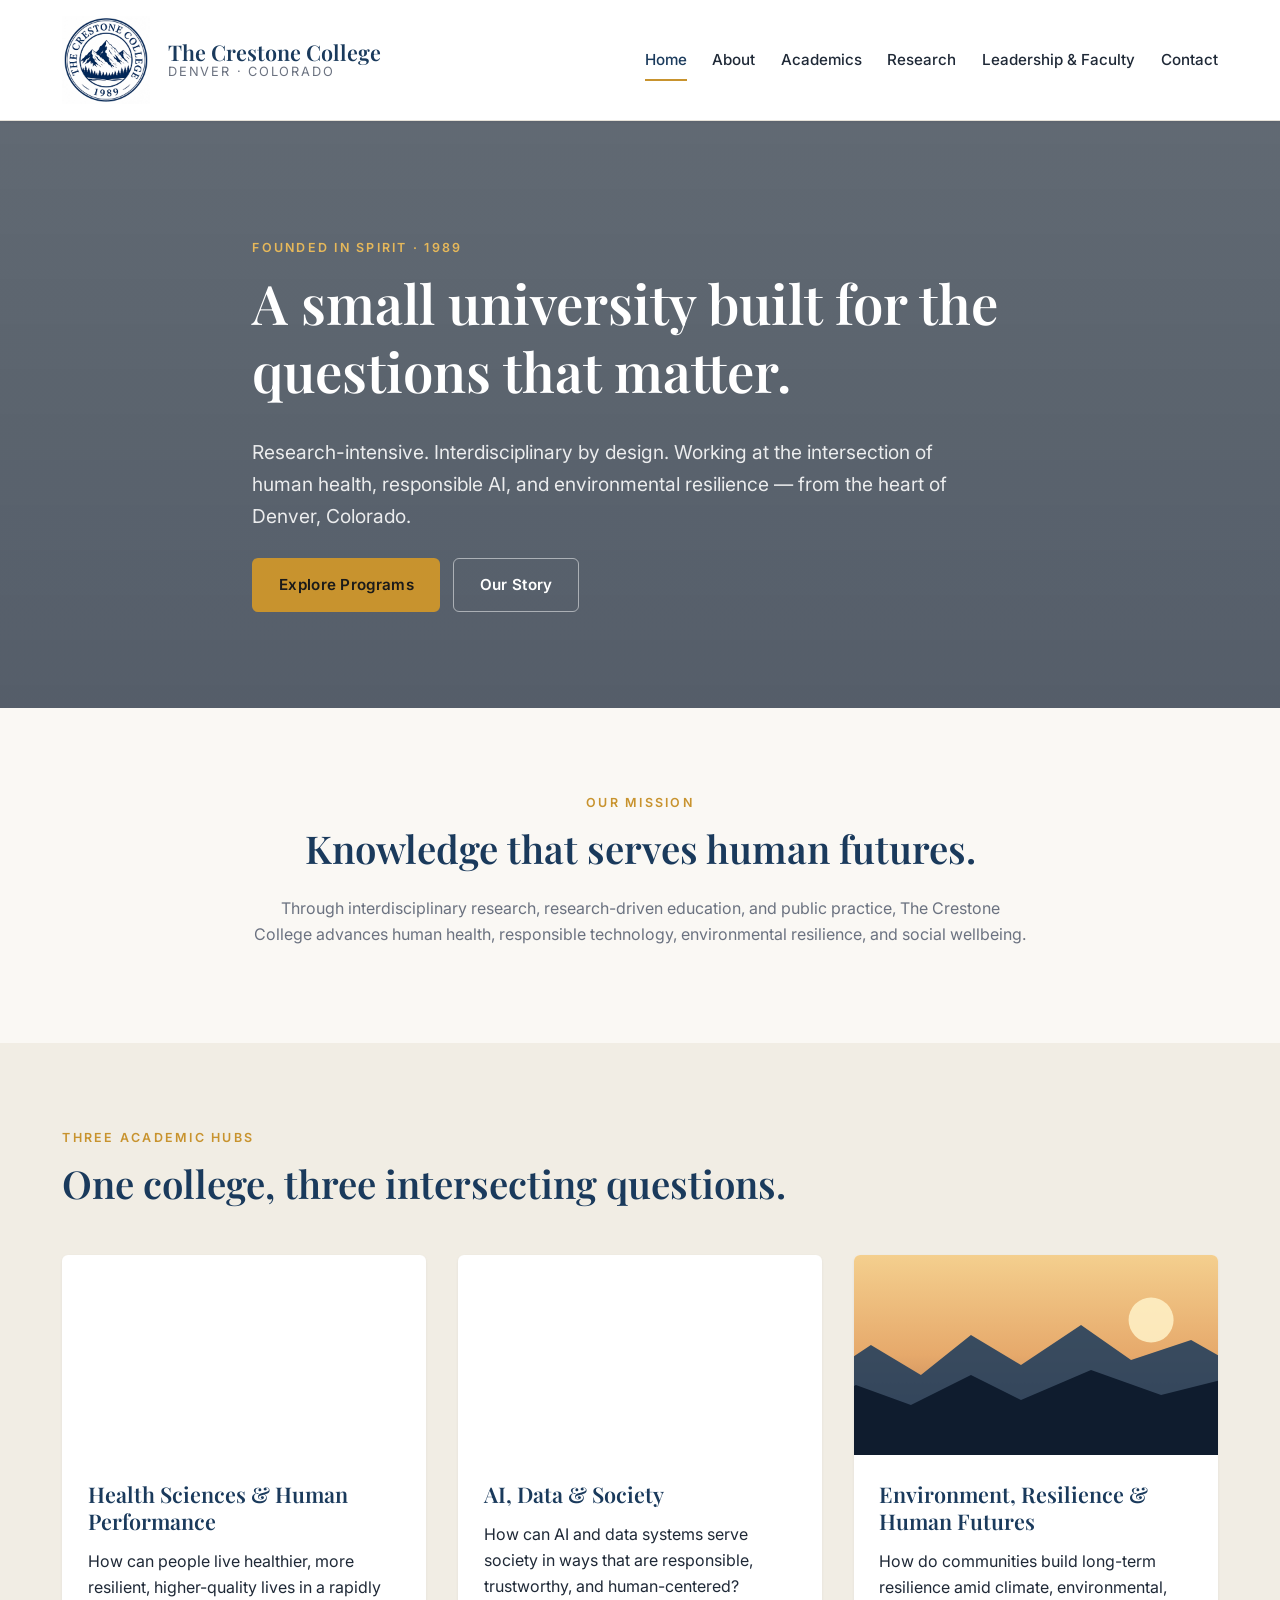
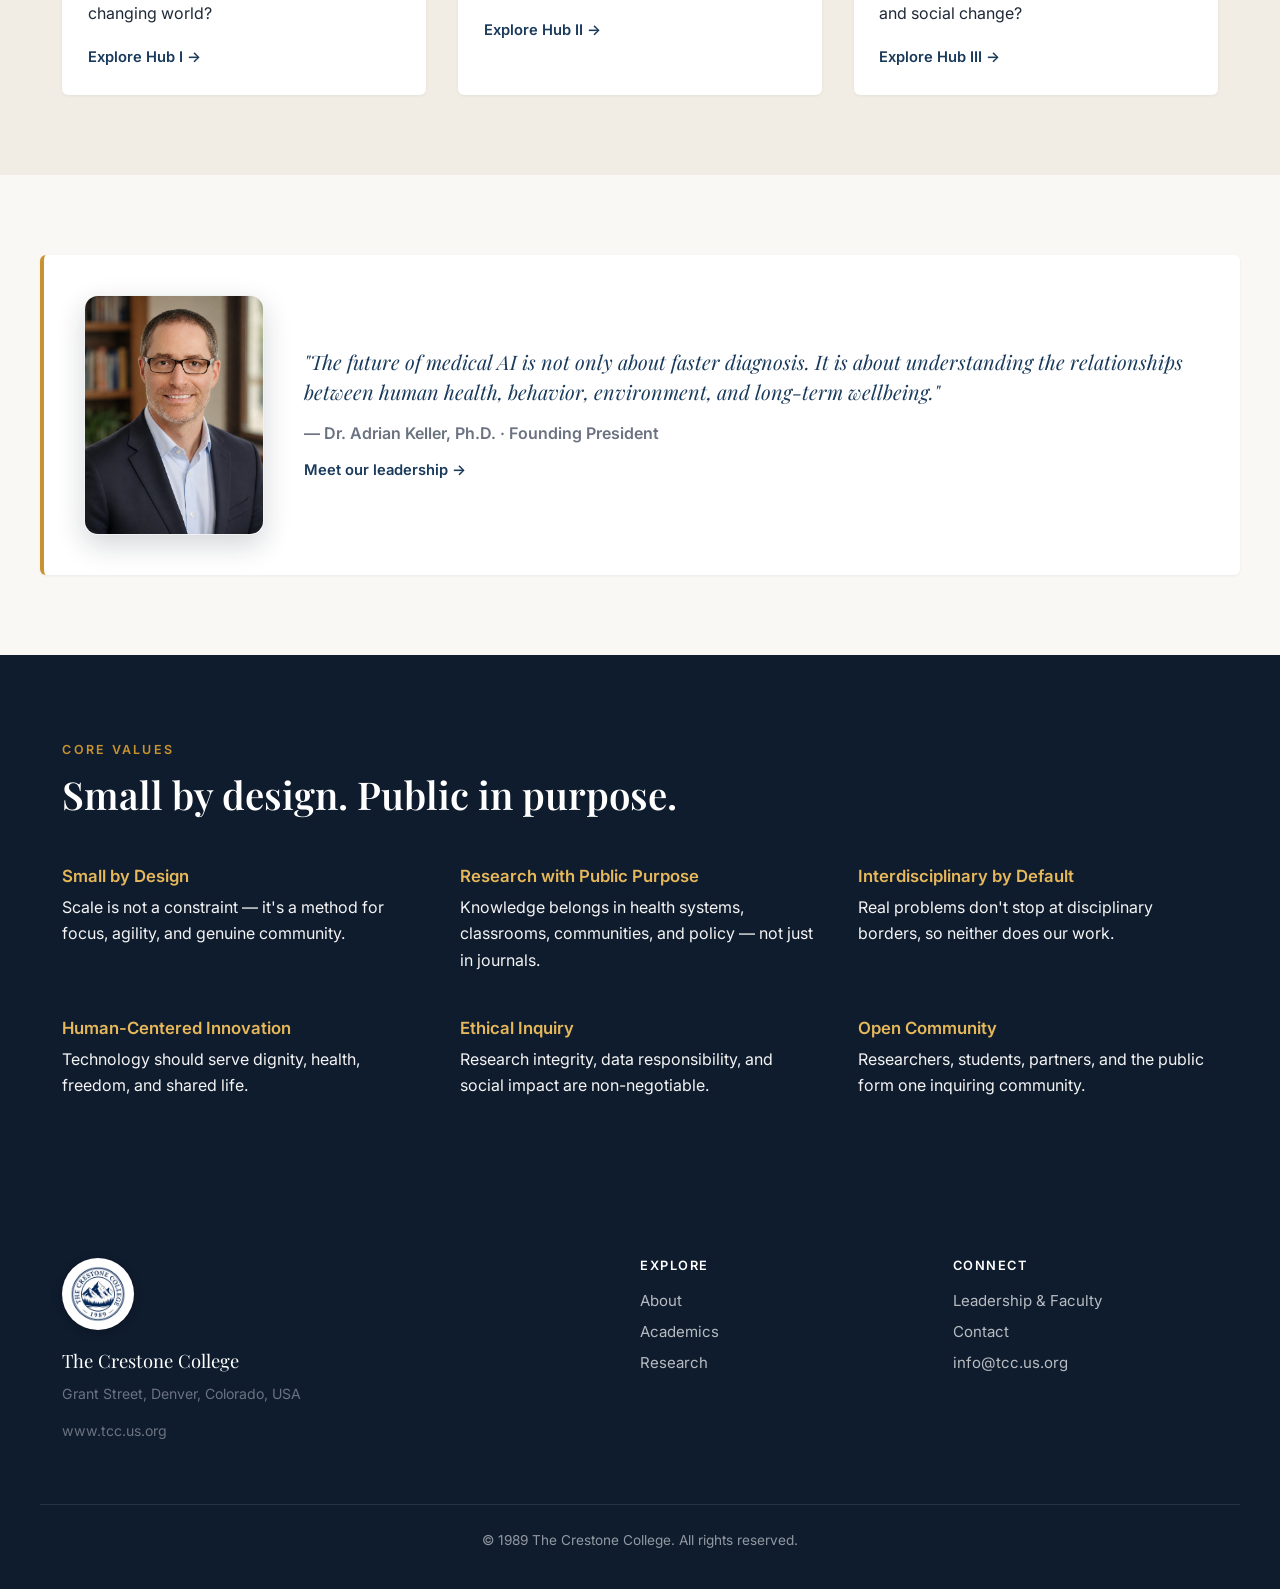
<file: index.html>
<!DOCTYPE html>
<html lang="en">
<head>
  <meta charset="UTF-8" />
  <meta name="viewport" content="width=device-width, initial-scale=1.0" />
  <title>The Crestone College | Small Research-Intensive University in Denver</title>
  <meta name="description" content="The Crestone College is a small research-intensive institution in Denver, Colorado, focused on Health Sciences, AI & Data, and Environmental Resilience." />
  <link rel="icon" href="images/logo.png" type="image/png" />
  <link rel="preconnect" href="https://fonts.googleapis.com" />
  <link rel="preconnect" href="https://fonts.gstatic.com" crossorigin />
  <link href="https://fonts.googleapis.com/css2?family=Inter:wght@300;400;500;600;700&family=Playfair+Display:wght@500;600;700&display=swap" rel="stylesheet" />
  <link rel="stylesheet" href="css/style.css" />
  <style>
    /* President quote portrait — 3:4 portrait override */
    .quote-block .quote-portrait {
      width: 180px;
      height: auto;
      aspect-ratio: 3 / 4;
      border-radius: 14px;          /* Rounded rectangle, not a circle */
      object-fit: cover;
      object-position: center top;  /* Anchor face toward the top */
      box-shadow: 0 10px 28px rgba(15, 28, 46, 0.18);
      border: 1px solid rgba(15, 28, 46, 0.06);
      flex-shrink: 0;
    }
    @media (max-width: 640px) {
      .quote-block .quote-portrait { width: 150px; }
    }
  </style>
</head>
<body>
  <!-- Header -->
  <header class="site-header">
    <div class="container nav-wrap">
      <a href="index.html" class="brand">
        <img src="images/logo.png" alt="The Crestone College crest" class="brand-logo" />
        <span class="brand-text">
          <span class="brand-name">The Crestone College</span>
          <span class="brand-tag">Denver · Colorado</span>
        </span>
      </a>
      <button class="nav-toggle" aria-label="Open menu">
        <span></span><span></span><span></span>
      </button>
      <nav class="site-nav">
        <a href="index.html" class="active">Home</a>
        <a href="about.html">About</a>
        <a href="academics.html">Academics</a>
        <a href="research.html">Research</a>
        <a href="leadership.html">Leadership & Faculty</a>
        <a href="contact.html">Contact</a>
      </nav>
    </div>
  </header>

  <!-- Hero -->
  <section class="hero" style="background-image: linear-gradient(rgba(15,28,46,0.65), rgba(15,28,46,0.7)), url('https://images.unsplash.com/photo-1532094349884-543bc11b234d?w=1800&q=80&auto=format&fit=crop');">
    <div class="container hero-inner">
      <p class="kicker">Founded in spirit · 1989</p>
      <h1>A small university built for the questions that matter.</h1>
      <p class="lead">
        Research-intensive. Interdisciplinary by design.
        Working at the intersection of human health, responsible AI,
        and environmental resilience — from the heart of Denver, Colorado.
      </p>
      <div class="hero-cta">
        <a href="academics.html" class="btn btn-primary">Explore Programs</a>
        <a href="about.html" class="btn btn-ghost">Our Story</a>
      </div>
    </div>
  </section>

  <!-- Mission strip -->
  <section class="section">
    <div class="container narrow center">
      <p class="kicker gold">Our Mission</p>
      <h2>Knowledge that serves human futures.</h2>
      <p class="muted">
        Through interdisciplinary research, research-driven education,
        and public practice, The Crestone College advances human health,
        responsible technology, environmental resilience, and social wellbeing.
      </p>
    </div>
  </section>

  <!-- Three Hubs -->
  <section class="section section-alt">
    <div class="container">
      <div class="section-head">
        <p class="kicker gold">Three Academic Hubs</p>
        <h2>One college, three intersecting questions.</h2>
      </div>
      <div class="grid grid-3">
        <article class="card">
          <div class="card-img" style="background-image:url('https://images.unsplash.com/photo-1576091160399-112ba8d25d1d?w=900&q=80&auto=format&fit=crop');"></div>
          <div class="card-body">
            <h3>Health Sciences & Human Performance</h3>
            <p>How can people live healthier, more resilient, higher-quality lives in a rapidly changing world?</p>
            <a href="academics.html#hub-health" class="link-arrow">Explore Hub I →</a>
          </div>
        </article>
        <article class="card">
          <div class="card-img" style="background-image:url('https://images.unsplash.com/photo-1677442136019-21780ecad995?w=900&q=80&auto=format&fit=crop');"></div>
          <div class="card-body">
            <h3>AI, Data & Society</h3>
            <p>How can AI and data systems serve society in ways that are responsible, trustworthy, and human-centered?</p>
            <a href="academics.html#hub-ai" class="link-arrow">Explore Hub II →</a>
          </div>
        </article>
        <article class="card">
          <div class="card-img" style="background-image: url('data:image/svg+xml;utf8,<svg xmlns=%22http://www.w3.org/2000/svg%22 viewBox=%220 0 900 400%22 preserveAspectRatio=%22xMidYMid slice%22><defs><linearGradient id=%22sky%22 x1=%220%22 y1=%220%22 x2=%220%22 y2=%221%22><stop offset=%220%22 stop-color=%22%23f4cf8e%22/><stop offset=%220.5%22 stop-color=%22%23e6a96b%22/><stop offset=%221%22 stop-color=%22%23a86b4a%22/></linearGradient></defs><rect width=%22900%22 height=%22400%22 fill=%22url(%23sky)%22/><circle cx=%22680%22 cy=%22130%22 r=%2245%22 fill=%22%23fff2c8%22 opacity=%220.85%22/><polygon points=%220,400 0,260 120,180 220,240 320,160 420,220 540,140 640,210 760,170 900,250 900,400%22 fill=%22%231a3a5c%22 opacity=%220.85%22/><polygon points=%220,400 0,310 90,260 200,300 320,240 420,290 560,230 700,280 820,250 900,290 900,400%22 fill=%22%230f1c2e%22/></svg>');"></div>
          <div class="card-body">
            <h3>Environment, Resilience & Human Futures</h3>
            <p>How do communities build long-term resilience amid climate, environmental, and social change?</p>
            <a href="academics.html#hub-environment" class="link-arrow">Explore Hub III →</a>
          </div>
        </article>
      </div>
    </div>
  </section>

  <!-- President quote -->
  <section class="section">
    <div class="container quote-block">
      <img src="images/president.png" alt="Dr. Adrian Keller, Founding President" class="quote-portrait" />
      <blockquote>
        <p>"The future of medical AI is not only about faster diagnosis. It is about understanding the relationships between human health, behavior, environment, and long-term wellbeing."</p>
        <cite>— Dr. Adrian Keller, Ph.D. · Founding President</cite>
        <a href="leadership.html#president" class="link-arrow">Meet our leadership →</a>
      </blockquote>
    </div>
  </section>

  <!-- Values strip -->
  <section class="section section-dark">
    <div class="container">
      <div class="section-head light">
        <p class="kicker gold">Core Values</p>
        <h2>Small by design. Public in purpose.</h2>
      </div>
      <div class="grid grid-3 values">
        <div><h4>Small by Design</h4><p>Scale is not a constraint — it's a method for focus, agility, and genuine community.</p></div>
        <div><h4>Research with Public Purpose</h4><p>Knowledge belongs in health systems, classrooms, communities, and policy — not just in journals.</p></div>
        <div><h4>Interdisciplinary by Default</h4><p>Real problems don't stop at disciplinary borders, so neither does our work.</p></div>
        <div><h4>Human-Centered Innovation</h4><p>Technology should serve dignity, health, freedom, and shared life.</p></div>
        <div><h4>Ethical Inquiry</h4><p>Research integrity, data responsibility, and social impact are non-negotiable.</p></div>
        <div><h4>Open Community</h4><p>Researchers, students, partners, and the public form one inquiring community.</p></div>
      </div>
    </div>
  </section>

  <!-- Footer -->
  <footer class="site-footer">
    <div class="container footer-grid">
      <div>
        <img src="images/logo.png" alt="The Crestone College" class="footer-logo" />
        <p class="footer-name">The Crestone College</p>
        <p class="muted small">Grant Street, Denver, Colorado, USA</p>
        <p class="muted small">www.tcc.us.org</p>
      </div>
      <div>
        <h5>Explore</h5>
        <a href="about.html">About</a>
        <a href="academics.html">Academics</a>
        <a href="research.html">Research</a>
      </div>
      <div>
        <h5>Connect</h5>
        <a href="leadership.html">Leadership & Faculty</a>
        <a href="contact.html">Contact</a>
        <a href="mailto:info@tcc.us.org">info@tcc.us.org</a>
      </div>
    </div>
    <div class="container footer-bottom">
      <p>© 1989 The Crestone College. All rights reserved.</p>
    </div>
  </footer>

  <script src="js/main.js"></script>
</body>
</html>
</file>
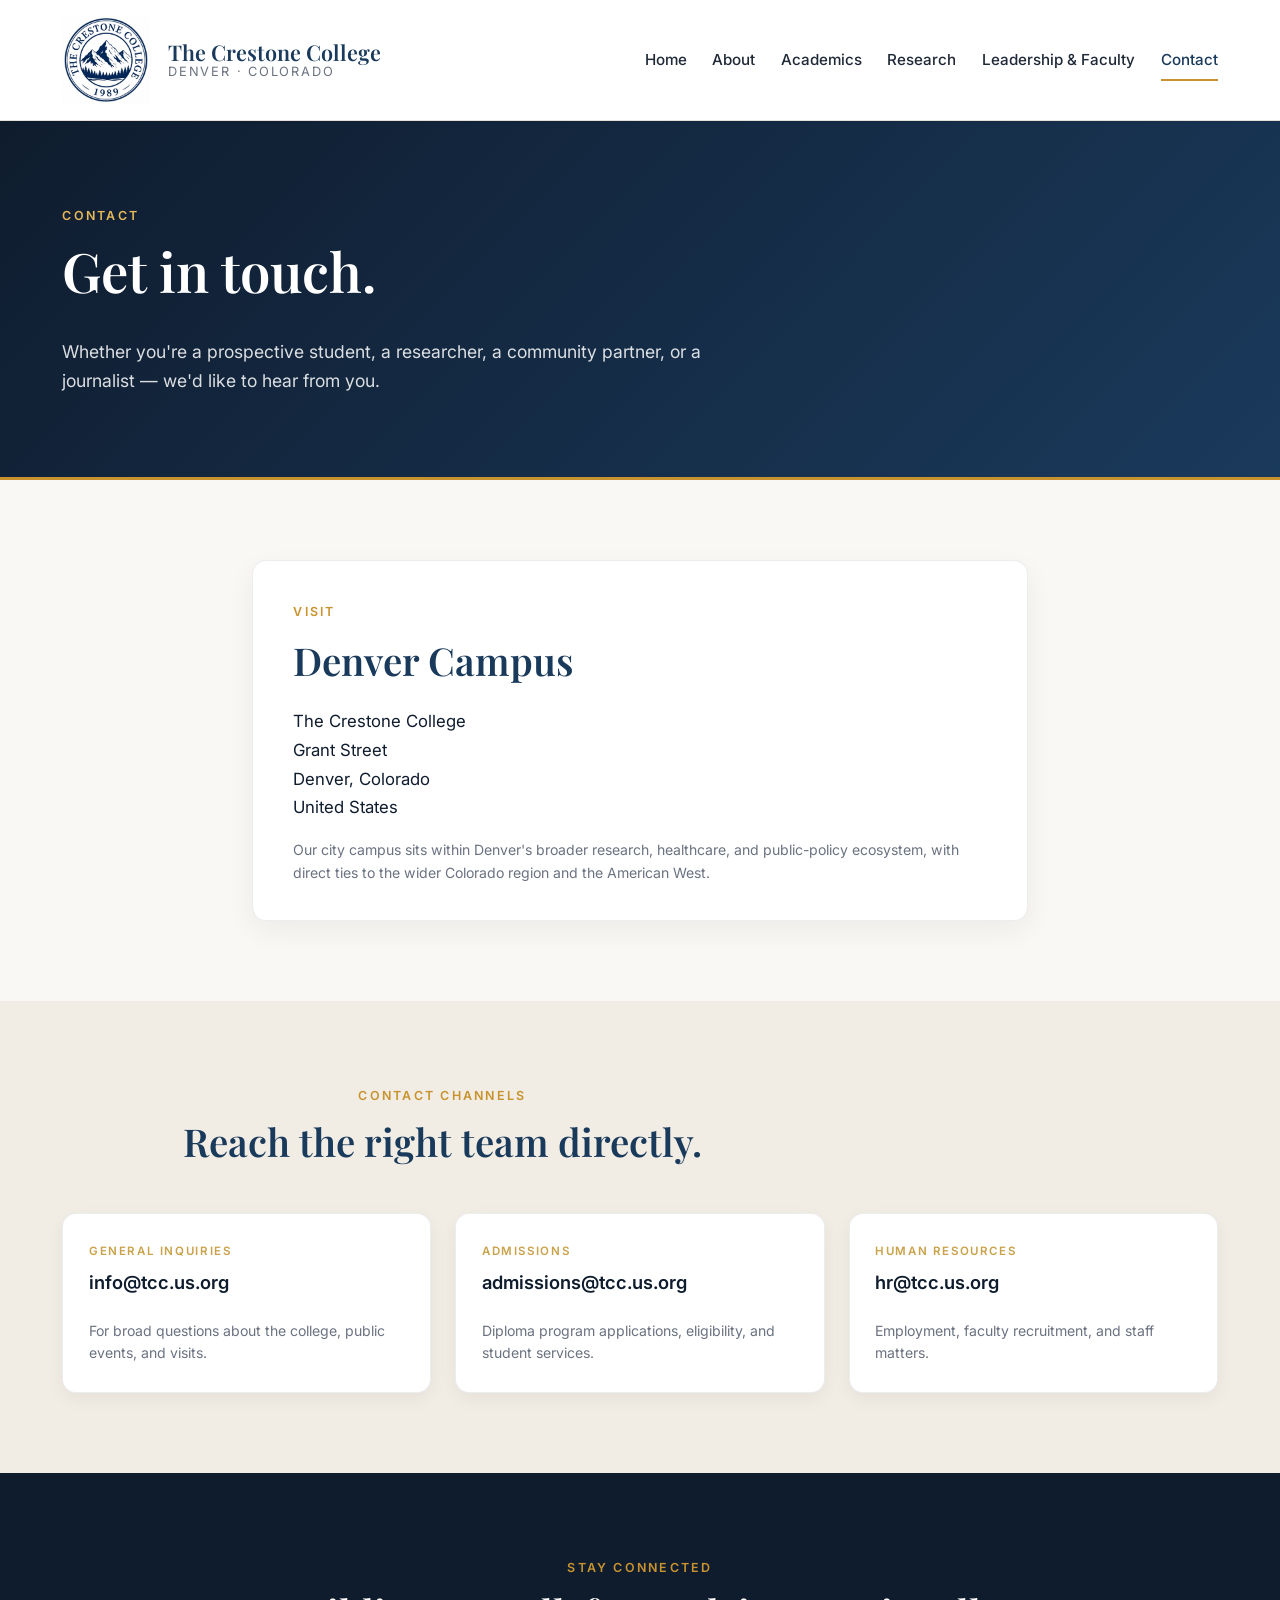
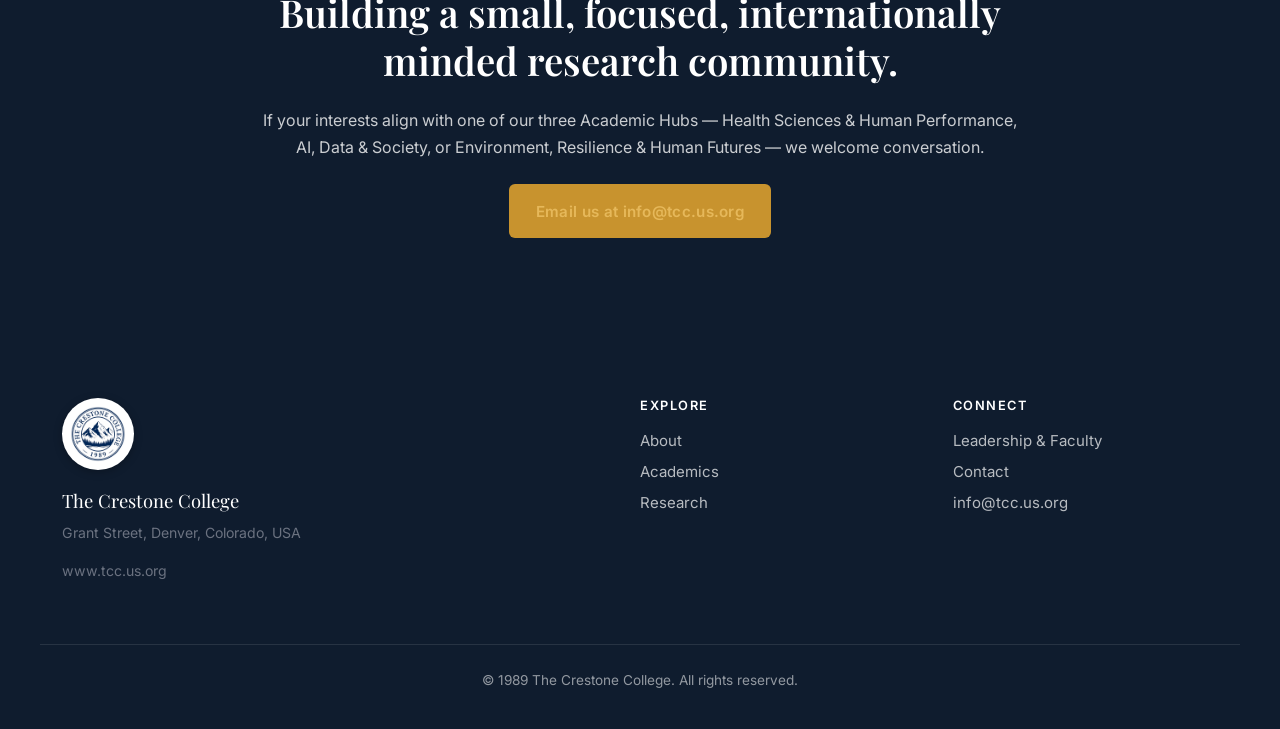
<file: contact.html>
<!DOCTYPE html>
<html lang="en">
<head>
  <meta charset="UTF-8" />
  <meta name="viewport" content="width=device-width, initial-scale=1.0" />
  <title>Contact | The Crestone College</title>
  <meta name="description" content="Get in touch with The Crestone College — Denver, Colorado. General inquiries, admissions, and human resources." />
  <link rel="icon" href="images/logo.png" type="image/png" />
  <link href="https://fonts.googleapis.com/css2?family=Inter:wght@300;400;500;600;700&family=Playfair+Display:wght@500;600;700&display=swap" rel="stylesheet" />
  <link rel="stylesheet" href="css/style.css" />
  <style>
    /* ===== Contact page local styles ===== */

    /* Visit / address block */
    .visit-card {
      background: #fff;
      border: 1px solid rgba(15, 28, 46, 0.08);
      border-radius: 14px;
      padding: 2.25rem 2.5rem;
      box-shadow: 0 10px 28px rgba(15, 28, 46, 0.06);
    }
    .visit-card address {
      font-style: normal;
      font-size: 1.05rem;
      line-height: 1.7;
      color: #0f1c2e;
      margin: 0.25rem 0 1rem;
    }

    /* Contact channel cards */
    .contact-grid {
      gap: 1.5rem;
      grid-template-columns: repeat(3, 1fr); /* three even columns */
    }
    @media (max-width: 900px) {
      .contact-grid { grid-template-columns: 1fr; }
    }

    .contact-card {
      display: flex;
      flex-direction: column;
      align-items: flex-start;
      gap: 0.5rem;
      background: #fff;
      border: 1px solid rgba(15, 28, 46, 0.08);
      border-radius: 14px;
      padding: 1.75rem 1.6rem;
      text-decoration: none;
      color: inherit;
      transition: transform 0.18s ease, box-shadow 0.18s ease, border-color 0.18s ease;
      box-shadow: 0 6px 18px rgba(15, 28, 46, 0.05);
      min-height: 180px;
    }
    .contact-card:hover {
      transform: translateY(-3px);
      border-color: rgba(201, 162, 74, 0.5);
      box-shadow: 0 14px 30px rgba(15, 28, 46, 0.10);
    }
    .contact-label {
      font-family: 'Inter', sans-serif;
      font-size: 0.72rem;
      font-weight: 600;
      letter-spacing: 0.14em;
      text-transform: uppercase;
      color: #c9a24a;
      margin-bottom: 0.15rem;
    }
    .contact-email {
      font-family: 'Inter', sans-serif;
      font-size: 1.15rem;
      font-weight: 600;
      color: #0f1c2e;
      word-break: break-all;       /* prevent overflow on narrow screens */
      line-height: 1.3;
    }
    .contact-card .muted {
      font-size: 0.88rem;
      line-height: 1.55;
      margin-top: auto;            /* push description to bottom for alignment */
    }

    /* CTA spacing */
    .cta-actions { margin-top: 1.5rem; }
  </style>
</head>
<body>
  <header class="site-header">
    <div class="container nav-wrap">
      <a href="index.html" class="brand">
        <img src="images/logo.png" alt="The Crestone College crest" class="brand-logo" />
        <span class="brand-text">
          <span class="brand-name">The Crestone College</span>
          <span class="brand-tag">Denver · Colorado</span>
        </span>
      </a>
      <button class="nav-toggle" aria-label="Open menu"><span></span><span></span><span></span></button>
      <nav class="site-nav">
        <a href="index.html">Home</a>
        <a href="about.html">About</a>
        <a href="academics.html">Academics</a>
        <a href="research.html">Research</a>
        <a href="leadership.html">Leadership & Faculty</a>
        <a href="contact.html" class="active">Contact</a>
      </nav>
    </div>
  </header>

  <!-- Hero (solid color, no image) -->
  <section class="page-hero page-hero-solid">
    <div class="container">
      <p class="kicker">Contact</p>
      <h1>Get in touch.</h1>
      <p class="lead">Whether you're a prospective student, a researcher, a community partner, or a journalist — we'd like to hear from you.</p>
    </div>
  </section>

  <!-- Address -->
  <section class="section">
    <div class="container narrow">
      <div class="visit-card">
        <p class="kicker gold">Visit</p>
        <h2 style="margin-top: 0.25rem;">Denver Campus</h2>
        <address>
          The Crestone College<br />
          Grant Street<br />
          Denver, Colorado<br />
          United States
        </address>
        <p class="muted small" style="margin: 0;">
          Our city campus sits within Denver's broader research, healthcare, and
          public-policy ecosystem, with direct ties to the wider Colorado region
          and the American West.
        </p>
      </div>
    </div>
  </section>

  <!-- Contact channels -->
  <section class="section section-alt">
    <div class="container">
      <div class="section-head center">
        <p class="kicker gold">Contact Channels</p>
        <h2>Reach the right team directly.</h2>
      </div>

      <div class="grid contact-grid">
        <a class="contact-card" href="mailto:info@tcc.edu.gl">
          <span class="contact-label">General Inquiries</span>
          <span class="contact-email">info@tcc.us.org</span>
          <span class="muted">For broad questions about the college, public events, and visits.</span>
        </a>

        <a class="contact-card" href="mailto:admissions@tcc.edu.gl">
          <span class="contact-label">Admissions</span>
          <span class="contact-email">admissions@tcc.us.org</span>
          <span class="muted">Diploma program applications, eligibility, and student services.</span>
        </a>

        <a class="contact-card" href="mailto:hr@tcc.edu.gl">
          <span class="contact-label">Human Resources</span>
          <span class="contact-email">hr@tcc.us.org</span>
          <span class="muted">Employment, faculty recruitment, and staff matters.</span>
        </a>
      </div>
    </div>
  </section>

  <!-- CTA -->
  <section class="section section-dark">
    <div class="container narrow center">
      <p class="kicker gold">Stay connected</p>
      <h2>Building a small, focused, internationally minded research community.</h2>
      <p class="muted-light">
        If your interests align with one of our three Academic Hubs — Health Sciences
        & Human Performance, AI, Data & Society, or Environment, Resilience & Human
        Futures — we welcome conversation.
      </p>
      <p class="cta-actions">
        <a href="mailto:info@tcc.us.org" class="btn btn-primary">Email us at info@tcc.us.org</a>
      </p>
    </div>
  </section>

  <footer class="site-footer">
    <div class="container footer-grid">
      <div>
        <img src="images/logo.png" alt="" class="footer-logo" />
        <p class="footer-name">The Crestone College</p>
        <p class="muted small">Grant Street, Denver, Colorado, USA</p>
        <p class="muted small">www.tcc.us.org</p>
      </div>
      <div>
        <h5>Explore</h5>
        <a href="about.html">About</a>
        <a href="academics.html">Academics</a>
        <a href="research.html">Research</a>
      </div>
      <div>
        <h5>Connect</h5>
        <a href="leadership.html">Leadership & Faculty</a>
        <a href="contact.html">Contact</a>
        <a href="mailto:info@tcc.us.org">info@tcc.us.org</a>
      </div>
    </div>
    <div class="container footer-bottom"><p>© 1989 The Crestone College. All rights reserved.</p></div>
  </footer>
  <script src="js/main.js"></script>
</body>
</html>
</file>
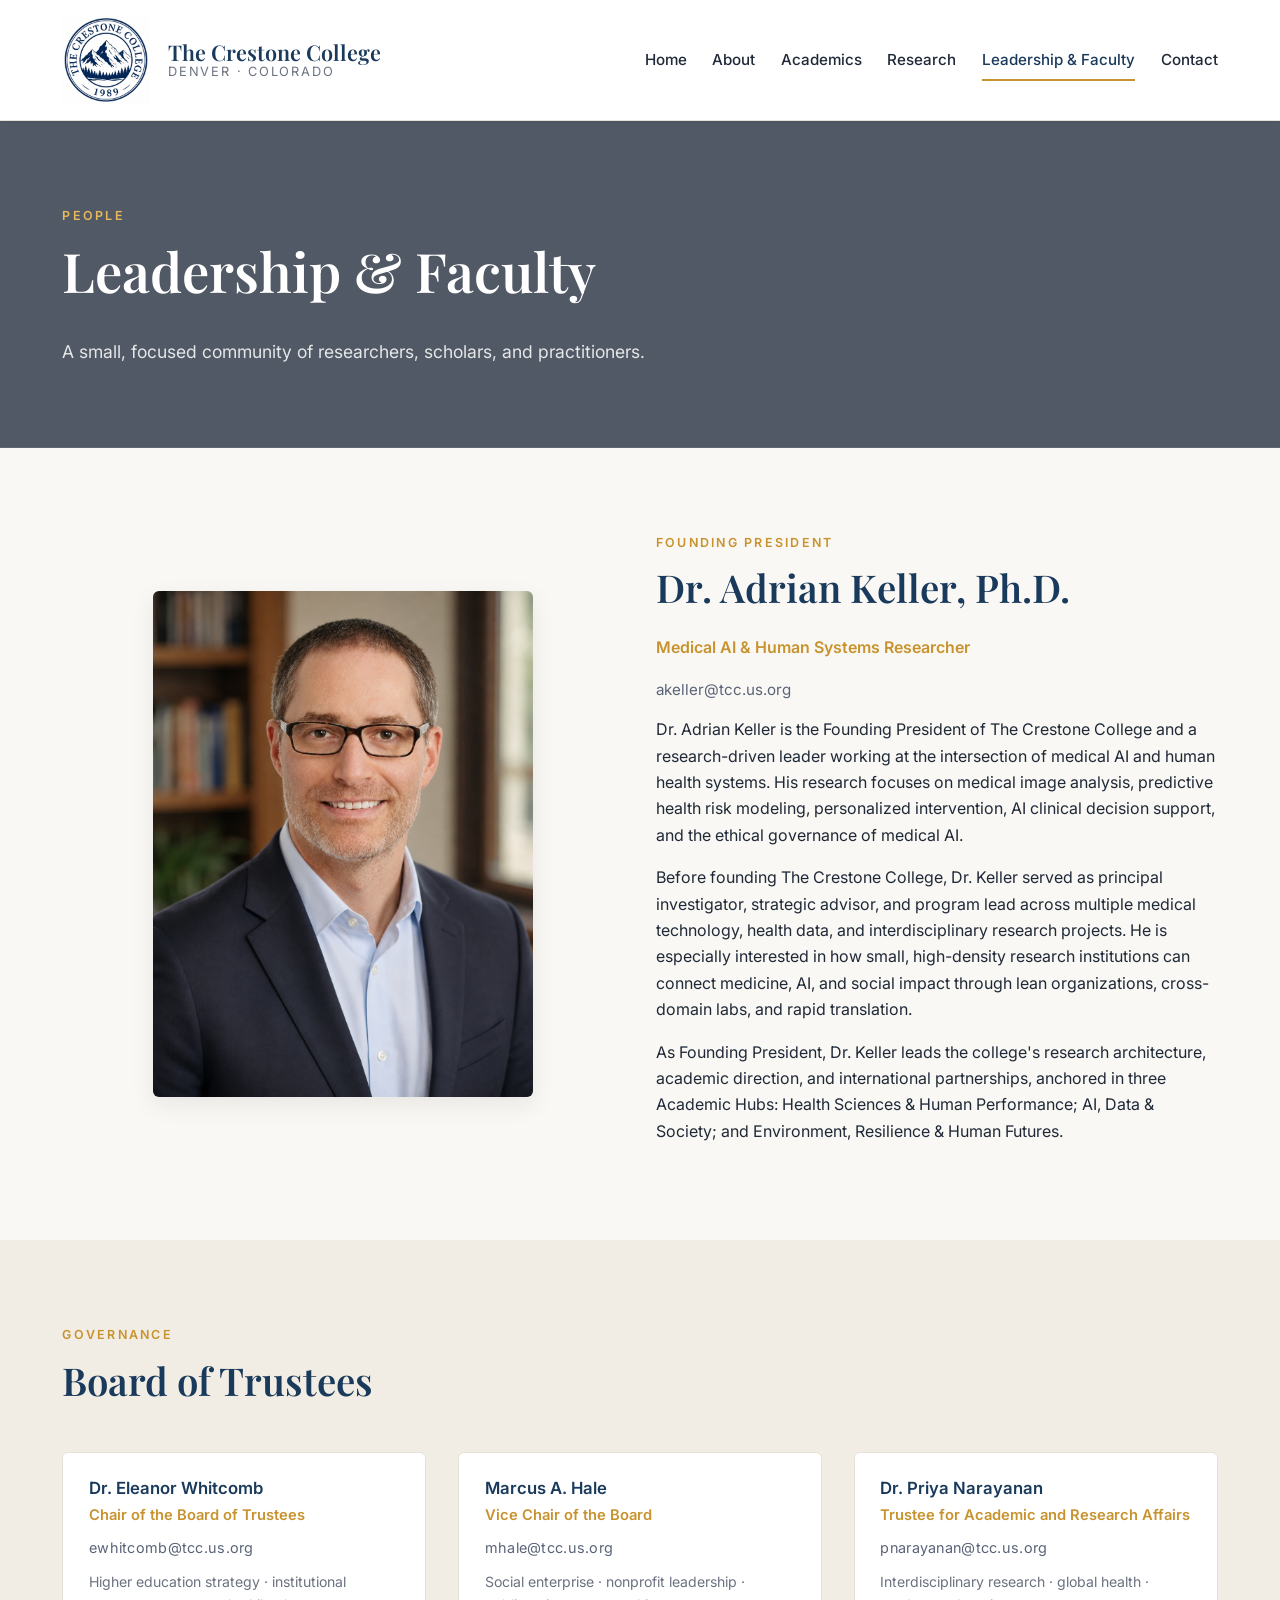
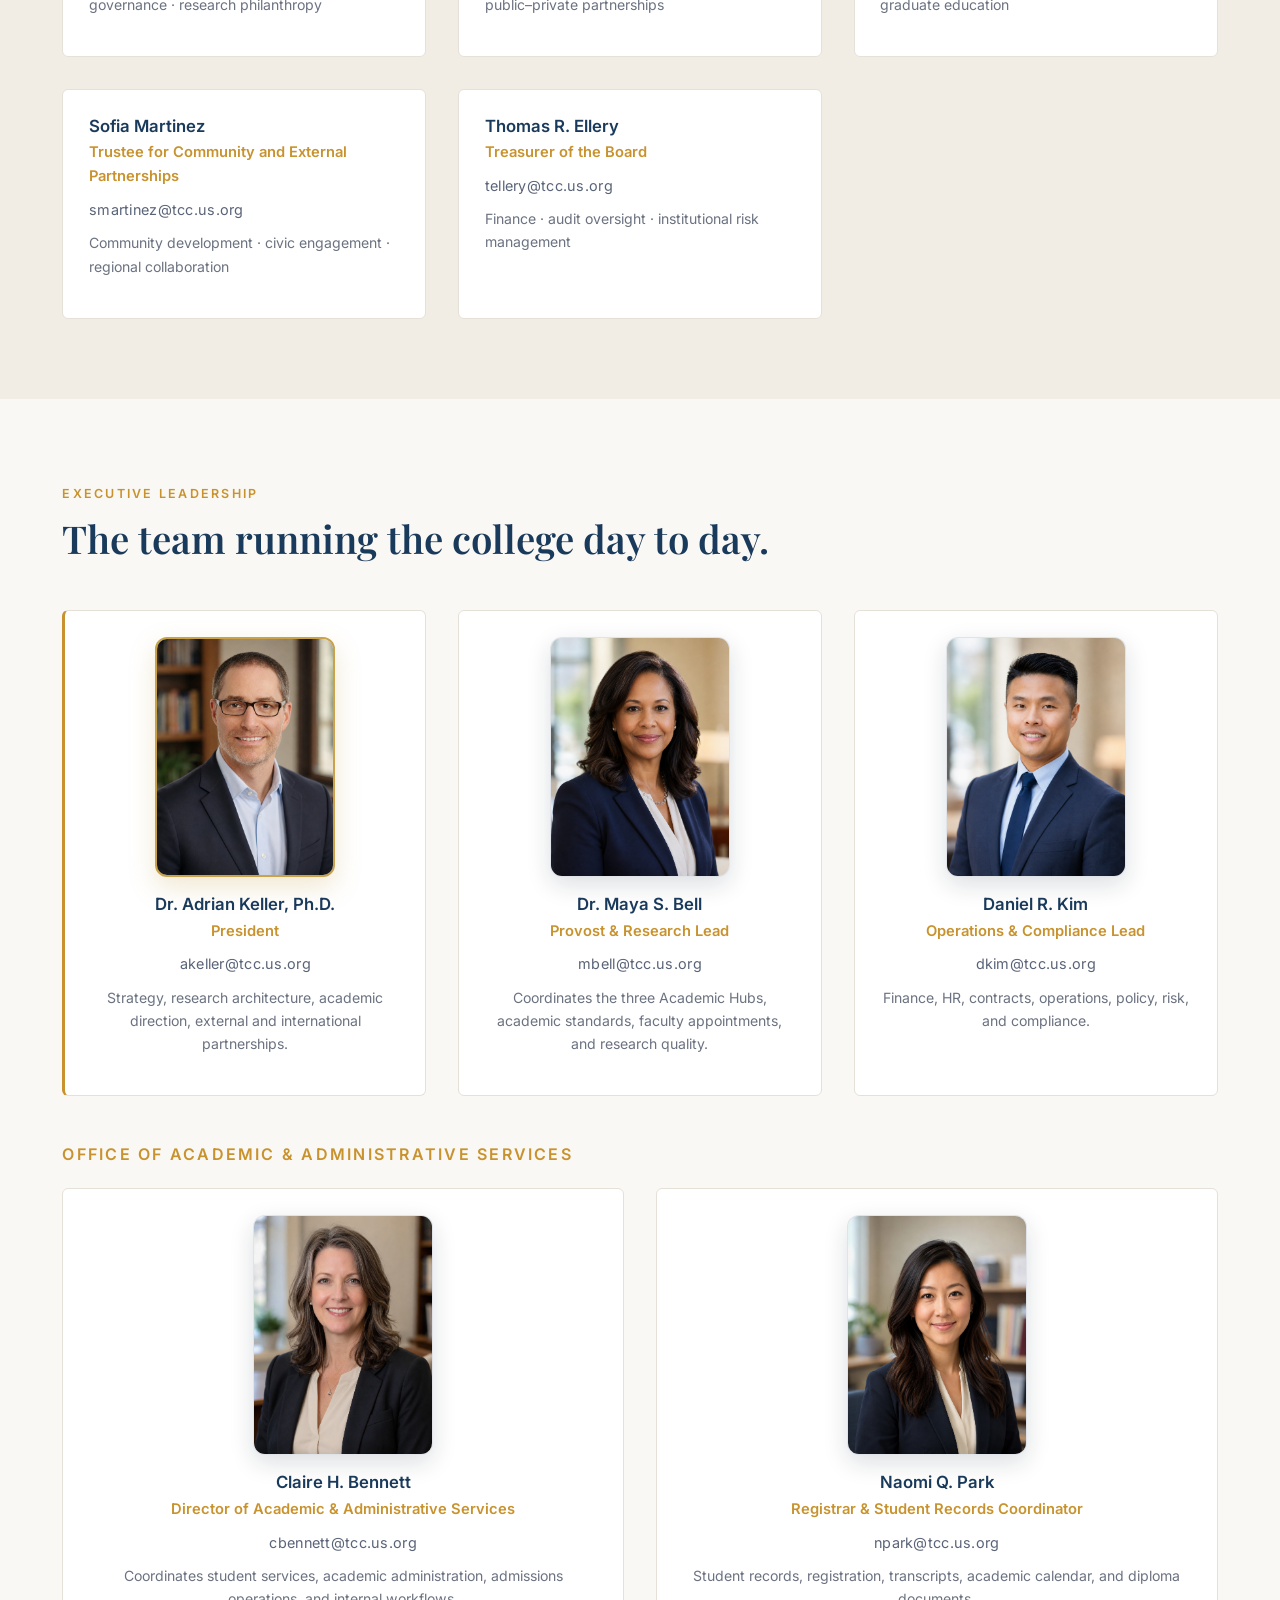
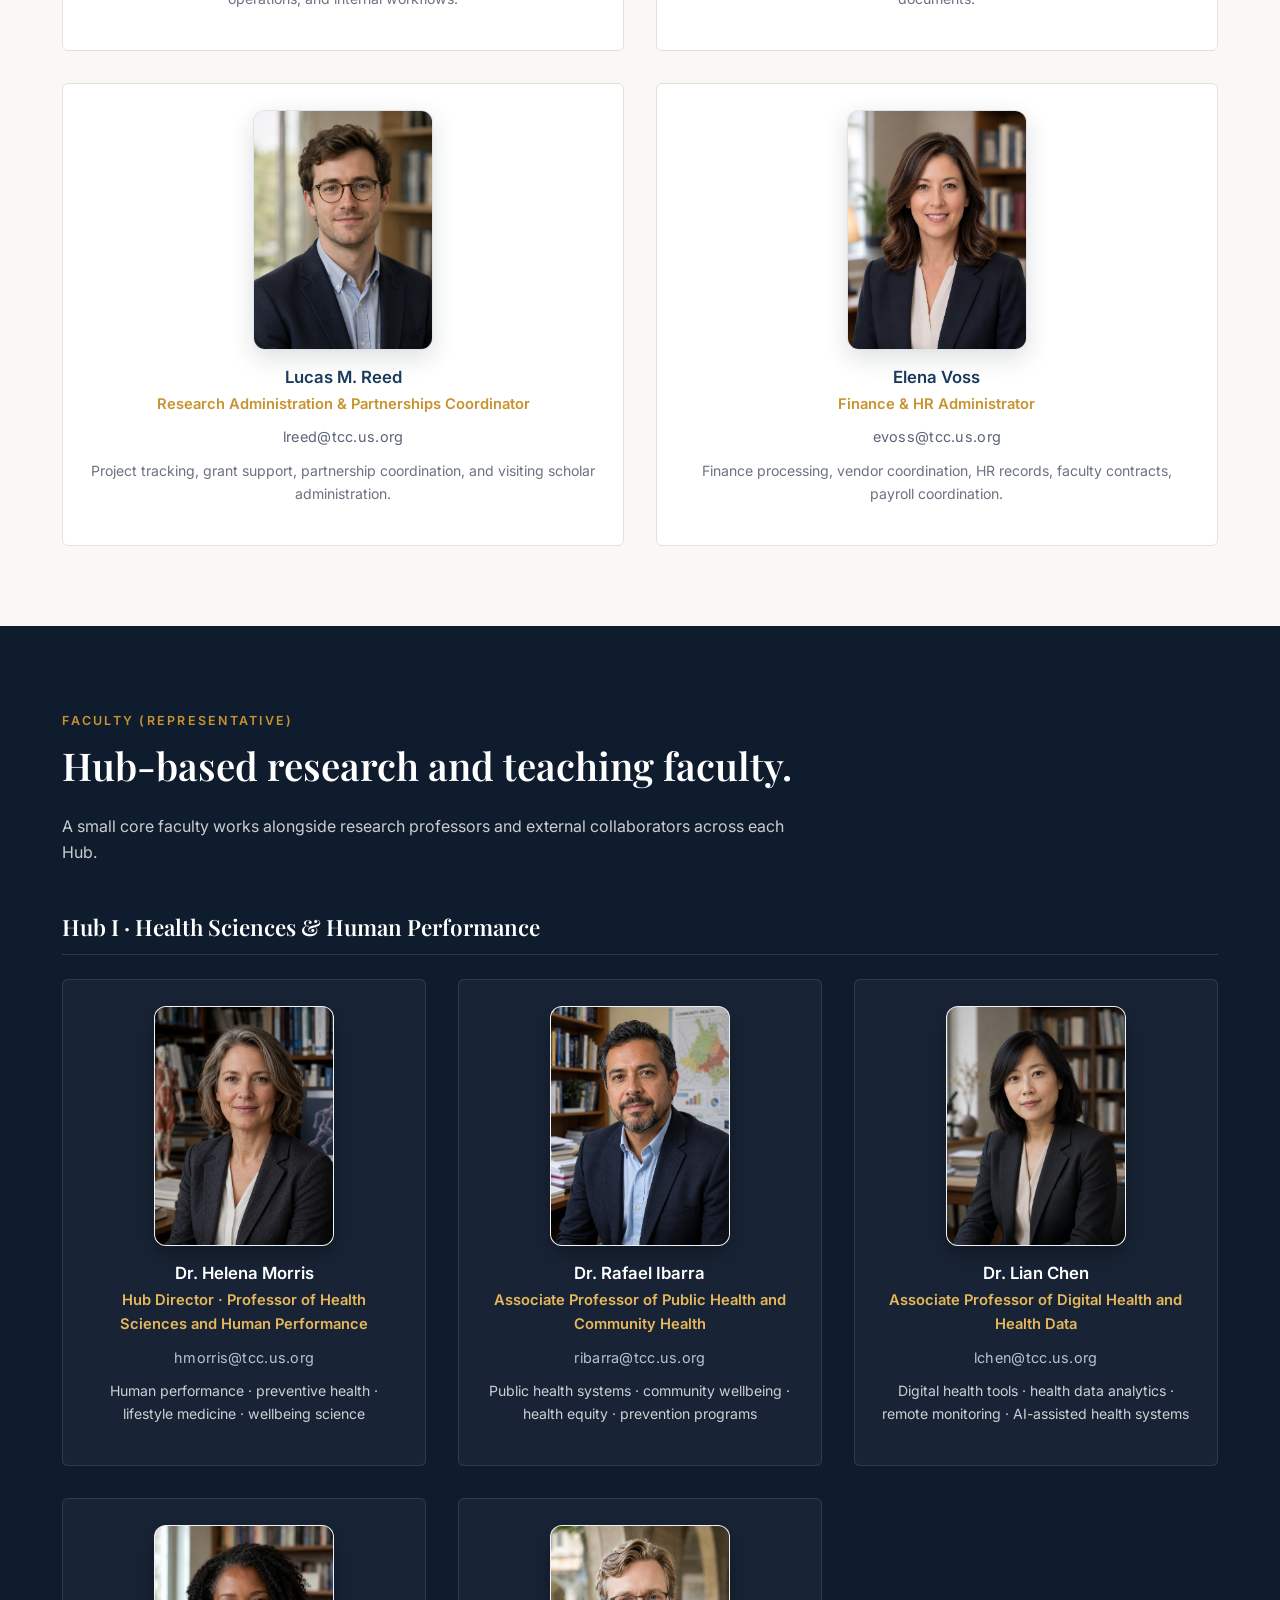
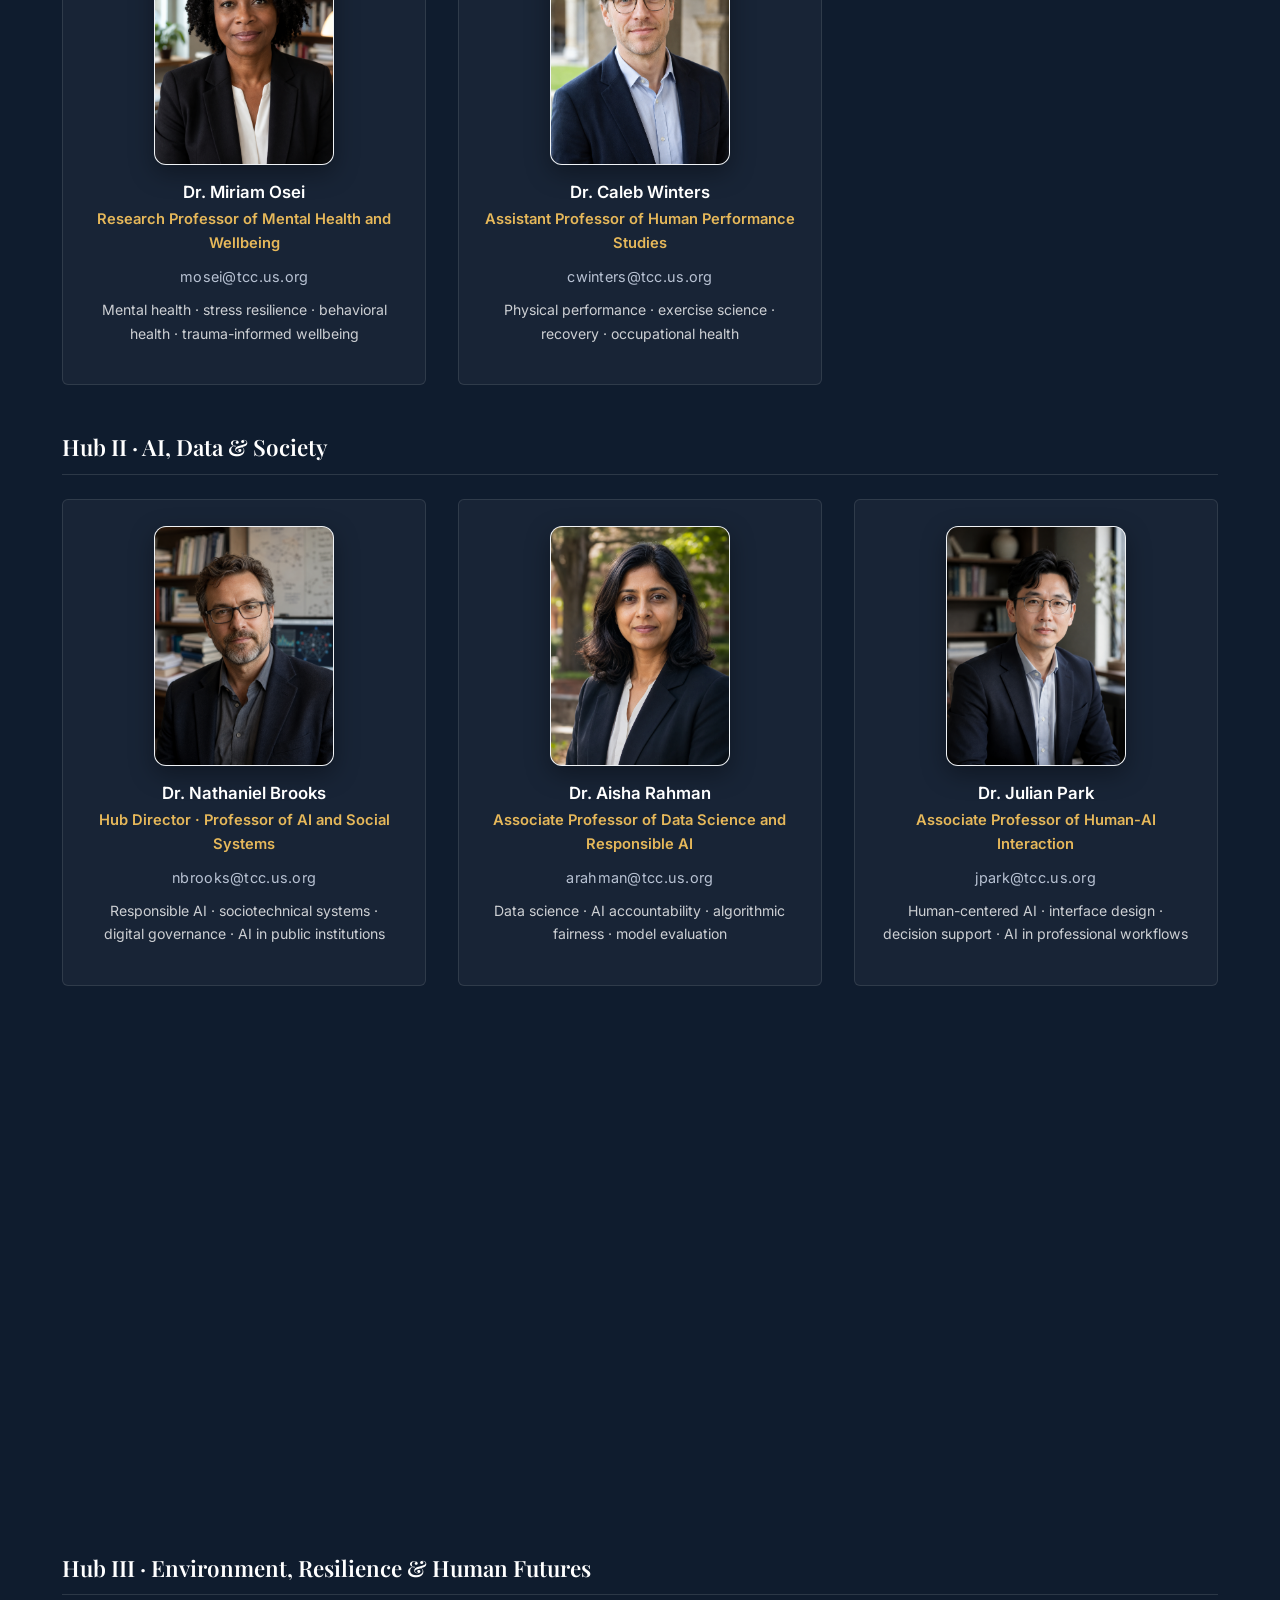
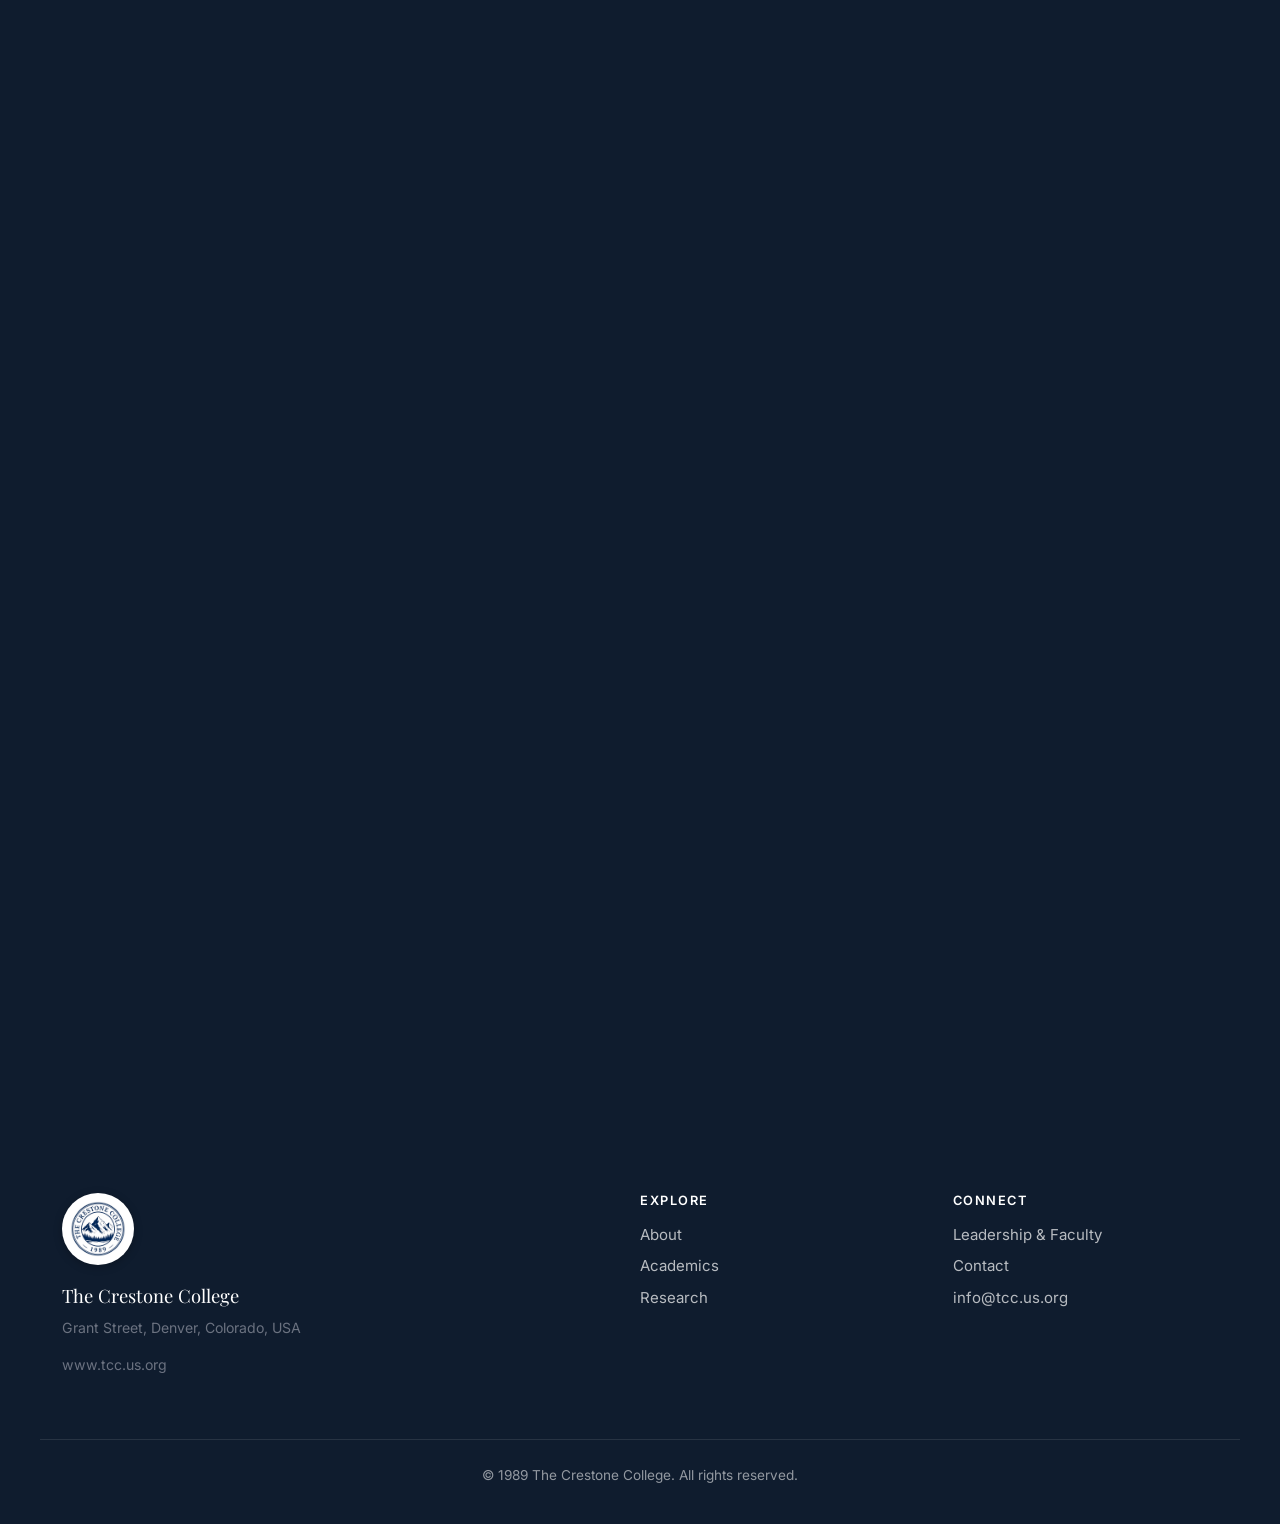
<file: leadership.html>
<!DOCTYPE html>
<html lang="en">
<head>
  <meta charset="UTF-8" />
  <meta name="viewport" content="width=device-width, initial-scale=1.0" />
  <title>Leadership & Faculty | The Crestone College</title>
  <meta name="description" content="Board of Trustees, Executive Leadership, and Faculty across our three Academic Hubs." />
  <link rel="icon" href="images/logo.png" type="image/png" />
  <link href="https://fonts.googleapis.com/css2?family=Inter:wght@300;400;500;600;700&family=Playfair+Display:wght@500;600;700&display=swap" rel="stylesheet" />
  <link rel="stylesheet" href="css/style.css" />
  <style>
    /* Person card photo styling (page-local) — 3:4 portrait */
    .person.has-photo { text-align: center; }
    .person-photo {
      width: 180px;
      aspect-ratio: 3 / 4;
      border-radius: 12px;
      overflow: hidden;
      margin: 0 auto 1.1rem;
      background: #eef1f5;
      box-shadow: 0 8px 24px rgba(15, 28, 46, 0.14);
      border: 1px solid rgba(15, 28, 46, 0.06);
    }
    .person-photo img {
      width: 100%;
      height: 100%;
      object-fit: cover;
      object-position: center top;
      display: block;
    }
    .people.dark .person-photo {
      border-color: rgba(255, 255, 255, 0.12);
      box-shadow: 0 8px 24px rgba(0, 0, 0, 0.35);
    }
    .person.highlight .person-photo {
      border: 2px solid #c9a24a;
      box-shadow: 0 10px 26px rgba(201, 162, 74, 0.25);
    }
    @media (max-width: 640px) {
      .person-photo { width: 150px; }
    }

    /* Email line — plain text, no link styling */
    .person .email {
      font-size: 0.9rem;
      color: #5a6478;
      margin: 0.25rem 0 0.6rem;
      letter-spacing: 0.02em;
      word-break: break-all;
    }
    .people.dark .email,
    .section-dark .person .email {
      color: #b8c2d3;
    }
    .president-block .email {
      font-size: 0.95rem;
      color: #5a6478;
      margin: 0.25rem 0 0.9rem;
    }
  </style>
</head>
<body>
  <header class="site-header">
    <div class="container nav-wrap">
      <a href="index.html" class="brand">
        <img src="images/logo.png" alt="The Crestone College crest" class="brand-logo" />
        <span class="brand-text">
          <span class="brand-name">The Crestone College</span>
          <span class="brand-tag">Denver · Colorado</span>
        </span>
      </a>
      <button class="nav-toggle" aria-label="Open menu"><span></span><span></span><span></span></button>
      <nav class="site-nav">
        <a href="index.html">Home</a>
        <a href="about.html">About</a>
        <a href="academics.html">Academics</a>
        <a href="research.html">Research</a>
        <a href="leadership.html" class="active">Leadership & Faculty</a>
        <a href="contact.html">Contact</a>
      </nav>
    </div>
  </header>

  <section class="page-hero" style="background-image: linear-gradient(rgba(15,28,46,0.72), rgba(15,28,46,0.72)), url('https://images.unsplash.com/photo-1521737604893-d14cc237f11d?w=1800&q=80&auto=format&fit=crop');">
    <div class="container">
      <p class="kicker">People</p>
      <h1>Leadership & Faculty</h1>
      <p class="lead">A small, focused community of researchers, scholars, and practitioners.</p>
    </div>
  </section>

  <!-- Founding President -->
  <section class="section" id="president">
    <div class="container">
      <div class="grid grid-2 align-center president-block">
        <div class="img-frame portrait">
          <img src="images/president.png" alt="Dr. Adrian Keller, Founding President of The Crestone College" />
        </div>
        <div>
          <p class="kicker gold">Founding President</p>
          <h2>Dr. Adrian Keller, Ph.D.</h2>
          <p class="role">Medical AI & Human Systems Researcher</p>
          <p class="email">akeller@tcc.us.org</p>
          <p>
            Dr. Adrian Keller is the Founding President of The Crestone College and a
            research-driven leader working at the intersection of medical AI and human
            health systems. His research focuses on medical image analysis, predictive
            health risk modeling, personalized intervention, AI clinical decision support,
            and the ethical governance of medical AI.
          </p>
          <p>
            Before founding The Crestone College, Dr. Keller served as principal
            investigator, strategic advisor, and program lead across multiple medical
            technology, health data, and interdisciplinary research projects. He is
            especially interested in how small, high-density research institutions can
            connect medicine, AI, and social impact through lean organizations,
            cross-domain labs, and rapid translation.
          </p>
          <p>
            As Founding President, Dr. Keller leads the college's research architecture,
            academic direction, and international partnerships, anchored in three Academic
            Hubs: Health Sciences & Human Performance; AI, Data & Society; and
            Environment, Resilience & Human Futures.
          </p>
        </div>
      </div>
    </div>
  </section>

  <!-- Board of Trustees -->
  <section class="section section-alt" id="board">
    <div class="container">
      <div class="section-head">
        <p class="kicker gold">Governance</p>
        <h2>Board of Trustees</h2>
      </div>
      <div class="grid grid-3 people">
        <div class="person">
          <h4>Dr. Eleanor Whitcomb</h4>
          <p class="role">Chair of the Board of Trustees</p>
          <p class="email">ewhitcomb@tcc.us.org</p>
          <p class="muted small">Higher education strategy · institutional governance · research philanthropy</p>
        </div>
        <div class="person">
          <h4>Marcus A. Hale</h4>
          <p class="role">Vice Chair of the Board</p>
          <p class="email">mhale@tcc.us.org</p>
          <p class="muted small">Social enterprise · nonprofit leadership · public–private partnerships</p>
        </div>
        <div class="person">
          <h4>Dr. Priya Narayanan</h4>
          <p class="role">Trustee for Academic and Research Affairs</p>
          <p class="email">pnarayanan@tcc.us.org</p>
          <p class="muted small">Interdisciplinary research · global health · graduate education</p>
        </div>
        <div class="person">
          <h4>Sofia Martinez</h4>
          <p class="role">Trustee for Community and External Partnerships</p>
          <p class="email">smartinez@tcc.us.org</p>
          <p class="muted small">Community development · civic engagement · regional collaboration</p>
        </div>
        <div class="person">
          <h4>Thomas R. Ellery</h4>
          <p class="role">Treasurer of the Board</p>
          <p class="email">tellery@tcc.us.org</p>
          <p class="muted small">Finance · audit oversight · institutional risk management</p>
        </div>
      </div>
    </div>
  </section>

  <!-- Executive Leadership -->
  <section class="section" id="executive">
    <div class="container">
      <div class="section-head">
        <p class="kicker gold">Executive Leadership</p>
        <h2>The team running the college day to day.</h2>
      </div>
      <div class="grid grid-3 people">
        <div class="person highlight has-photo">
          <div class="person-photo"><img src="images/president.png" alt="Dr. Adrian Keller" /></div>
          <h4>Dr. Adrian Keller, Ph.D.</h4>
          <p class="role">President</p>
          <p class="email">akeller@tcc.us.org</p>
          <p class="muted small">Strategy, research architecture, academic direction, external and international partnerships.</p>
        </div>
        <div class="person has-photo">
          <div class="person-photo"><img src="images/maya-bell.jpg" alt="Dr. Maya S. Bell" /></div>
          <h4>Dr. Maya S. Bell</h4>
          <p class="role">Provost & Research Lead</p>
          <p class="email">mbell@tcc.us.org</p>
          <p class="muted small">Coordinates the three Academic Hubs, academic standards, faculty appointments, and research quality.</p>
        </div>
        <div class="person has-photo">
          <div class="person-photo"><img src="images/daniel-kim.jpg" alt="Daniel R. Kim" /></div>
          <h4>Daniel R. Kim</h4>
          <p class="role">Operations & Compliance Lead</p>
          <p class="email">dkim@tcc.us.org</p>
          <p class="muted small">Finance, HR, contracts, operations, policy, risk, and compliance.</p>
        </div>
      </div>

      <h3 class="subhead">Office of Academic & Administrative Services</h3>
      <div class="grid grid-2 people">
        <div class="person has-photo">
          <div class="person-photo"><img src="images/claire-bennett.jpg" alt="Claire H. Bennett" /></div>
          <h4>Claire H. Bennett</h4>
          <p class="role">Director of Academic & Administrative Services</p>
          <p class="email">cbennett@tcc.us.org</p>
          <p class="muted small">Coordinates student services, academic administration, admissions operations, and internal workflows.</p>
        </div>
        <div class="person has-photo">
          <div class="person-photo"><img src="images/naomi-park.jpg" alt="Naomi Q. Park" /></div>
          <h4>Naomi Q. Park</h4>
          <p class="role">Registrar & Student Records Coordinator</p>
          <p class="email">npark@tcc.us.org</p>
          <p class="muted small">Student records, registration, transcripts, academic calendar, and diploma documents.</p>
        </div>
        <div class="person has-photo">
          <div class="person-photo"><img src="images/lucas-reed.jpg" alt="Lucas M. Reed" /></div>
          <h4>Lucas M. Reed</h4>
          <p class="role">Research Administration & Partnerships Coordinator</p>
          <p class="email">lreed@tcc.us.org</p>
          <p class="muted small">Project tracking, grant support, partnership coordination, and visiting scholar administration.</p>
        </div>
        <div class="person has-photo">
          <div class="person-photo"><img src="images/elena-voss.jpg" alt="Elena Voss" /></div>
          <h4>Elena Voss</h4>
          <p class="role">Finance & HR Administrator</p>
          <p class="email">evoss@tcc.us.org</p>
          <p class="muted small">Finance processing, vendor coordination, HR records, faculty contracts, payroll coordination.</p>
        </div>
      </div>
    </div>
  </section>

  <!-- Faculty (Representative) -->
  <section class="section section-dark" id="faculty">
    <div class="container">
      <div class="section-head light">
        <p class="kicker gold">Faculty (Representative)</p>
        <h2>Hub-based research and teaching faculty.</h2>
        <p class="muted-light">A small core faculty works alongside research professors and external collaborators across each Hub.</p>
      </div>

      <!-- Hub I Faculty -->
      <h3 class="hub-title">Hub I · Health Sciences & Human Performance</h3>
      <div class="grid grid-3 people dark">
        <div class="person has-photo">
          <div class="person-photo"><img src="images/helena-morris.jpg" alt="Dr. Helena Morris" /></div>
          <h4>Dr. Helena Morris</h4>
          <p class="role">Hub Director · Professor of Health Sciences and Human Performance</p>
          <p class="email">hmorris@tcc.us.org</p>
          <p class="muted-light small">Human performance · preventive health · lifestyle medicine · wellbeing science</p>
        </div>
        <div class="person has-photo">
          <div class="person-photo"><img src="images/rafael-ibarra.jpg" alt="Dr. Rafael Ibarra" /></div>
          <h4>Dr. Rafael Ibarra</h4>
          <p class="role">Associate Professor of Public Health and Community Health</p>
          <p class="email">ribarra@tcc.us.org</p>
          <p class="muted-light small">Public health systems · community wellbeing · health equity · prevention programs</p>
        </div>
        <div class="person has-photo">
          <div class="person-photo"><img src="images/lian-chen.jpg" alt="Dr. Lian Chen" /></div>
          <h4>Dr. Lian Chen</h4>
          <p class="role">Associate Professor of Digital Health and Health Data</p>
          <p class="email">lchen@tcc.us.org</p>
          <p class="muted-light small">Digital health tools · health data analytics · remote monitoring · AI-assisted health systems</p>
        </div>
        <div class="person has-photo">
          <div class="person-photo"><img src="images/miriam-osei.jpg" alt="Dr. Miriam Osei" /></div>
          <h4>Dr. Miriam Osei</h4>
          <p class="role">Research Professor of Mental Health and Wellbeing</p>
          <p class="email">mosei@tcc.us.org</p>
          <p class="muted-light small">Mental health · stress resilience · behavioral health · trauma-informed wellbeing</p>
        </div>
        <div class="person has-photo">
          <div class="person-photo"><img src="images/caleb-winters.jpg" alt="Dr. Caleb Winters" /></div>
          <h4>Dr. Caleb Winters</h4>
          <p class="role">Assistant Professor of Human Performance Studies</p>
          <p class="email">cwinters@tcc.us.org</p>
          <p class="muted-light small">Physical performance · exercise science · recovery · occupational health</p>
        </div>
      </div>

      <!-- Hub II Faculty -->
      <h3 class="hub-title">Hub II · AI, Data & Society</h3>
      <div class="grid grid-3 people dark">
        <div class="person has-photo">
          <div class="person-photo"><img src="images/nathaniel-brooks.jpg" alt="Dr. Nathaniel Brooks" /></div>
          <h4>Dr. Nathaniel Brooks</h4>
          <p class="role">Hub Director · Professor of AI and Social Systems</p>
          <p class="email">nbrooks@tcc.us.org</p>
          <p class="muted-light small">Responsible AI · sociotechnical systems · digital governance · AI in public institutions</p>
        </div>
        <div class="person has-photo">
          <div class="person-photo"><img src="images/aisha-rahman.jpg" alt="Dr. Aisha Rahman" /></div>
          <h4>Dr. Aisha Rahman</h4>
          <p class="role">Associate Professor of Data Science and Responsible AI</p>
          <p class="email">arahman@tcc.us.org</p>
          <p class="muted-light small">Data science · AI accountability · algorithmic fairness · model evaluation</p>
        </div>
        <div class="person has-photo">
          <div class="person-photo"><img src="images/julian-park.jpg" alt="Dr. Julian Park" /></div>
          <h4>Dr. Julian Park</h4>
          <p class="role">Associate Professor of Human-AI Interaction</p>
          <p class="email">jpark@tcc.us.org</p>
          <p class="muted-light small">Human-centered AI · interface design · decision support · AI in professional workflows</p>
        </div>
        <div class="person has-photo">
          <div class="person-photo"><img src="images/vera-sokolov.jpg" alt="Dr. Vera Sokolov" /></div>
          <h4>Dr. Vera Sokolov</h4>
          <p class="role">Research Professor of Computational Social Science</p>
          <p class="email">vsokolov@tcc.us.org</p>
          <p class="muted-light small">Social data · computational modeling · public behavior · digital society</p>
        </div>
        <div class="person has-photo">
          <div class="person-photo"><img src="images/owen-fielding.jpg" alt="Dr. Owen Fielding" /></div>
          <h4>Dr. Owen Fielding</h4>
          <p class="role">Assistant Professor of Applied AI Systems</p>
          <p class="email">ofielding@tcc.us.org</p>
          <p class="muted-light small">Applied machine learning · AI prototypes · health AI · education technology</p>
        </div>
      </div>

      <!-- Hub III Faculty -->
      <h3 class="hub-title">Hub III · Environment, Resilience & Human Futures</h3>
      <div class="grid grid-3 people dark">
        <div class="person has-photo">
          <div class="person-photo"><img src="images/clara-montoya.jpg" alt="Dr. Clara Montoya" /></div>
          <h4>Dr. Clara Montoya</h4>
          <p class="role">Hub Director · Professor of Environmental Resilience and Human Futures</p>
          <p class="email">cmontoya@tcc.us.org</p>
          <p class="muted-light small">Climate resilience · environmental systems · sustainable communities · futures studies</p>
        </div>
        <div class="person has-photo">
          <div class="person-photo"><img src="images/samuel-finch.jpg" alt="Dr. Samuel R. Finch" /></div>
          <h4>Dr. Samuel R. Finch</h4>
          <p class="role">Associate Professor of Climate Resilience</p>
          <p class="email">sfinch@tcc.us.org</p>
          <p class="muted-light small">Climate adaptation · environmental risk · resilience planning · regional climate systems</p>
        </div>
        <div class="person has-photo">
          <div class="person-photo"><img src="images/ingrid-hale.jpg" alt="Dr. Ingrid Hale" /></div>
          <h4>Dr. Ingrid Hale</h4>
          <p class="role">Research Professor of Urban Sustainability</p>
          <p class="email">ihale@tcc.us.org</p>
          <p class="muted-light small">Sustainable cities · urban transformation · civic infrastructure · built environment</p>
        </div>
        <div class="person has-photo">
          <div class="person-photo"><img src="images/mateo-alvarez.jpg" alt="Dr. Mateo Alvarez" /></div>
          <h4>Dr. Mateo Alvarez</h4>
          <p class="role">Assistant Professor of Water, Land, and Community Systems</p>
          <p class="email">malvarez@tcc.us.org</p>
          <p class="muted-light small">Water systems · land use · community adaptation · environmental research in the American West</p>
        </div>
        <div class="person has-photo">
          <div class="person-photo"><img src="images/leona-price.jpg" alt="Dr. Leona Price" /></div>
          <h4>Dr. Leona Price</h4>
          <p class="role">Associate Professor of Human Futures and Scenario Planning</p>
          <p class="email">lprice@tcc.us.org</p>
          <p class="muted-light small">Futures research · scenario planning · long-term social change · institutional resilience</p>
        </div>
      </div>
    </div>
  </section>

  <footer class="site-footer">
    <div class="container footer-grid">
      <div>
        <img src="images/logo.png" alt="" class="footer-logo" />
        <p class="footer-name">The Crestone College</p>
        <p class="muted small">Grant Street, Denver, Colorado, USA</p>
        <p class="muted small">www.tcc.us.org</p>
      </div>
      <div>
        <h5>Explore</h5>
        <a href="about.html">About</a>
        <a href="academics.html">Academics</a>
        <a href="research.html">Research</a>
      </div>
      <div>
        <h5>Connect</h5>
        <a href="leadership.html">Leadership & Faculty</a>
        <a href="contact.html">Contact</a>
        <a href="mailto:info@tcc.us.org">info@tcc.us.org</a>
      </div>
    </div>
    <div class="container footer-bottom"><p>© 1989 The Crestone College. All rights reserved.</p></div>
  </footer>
  <script src="js/main.js"></script>
</body>
</html>
</file>
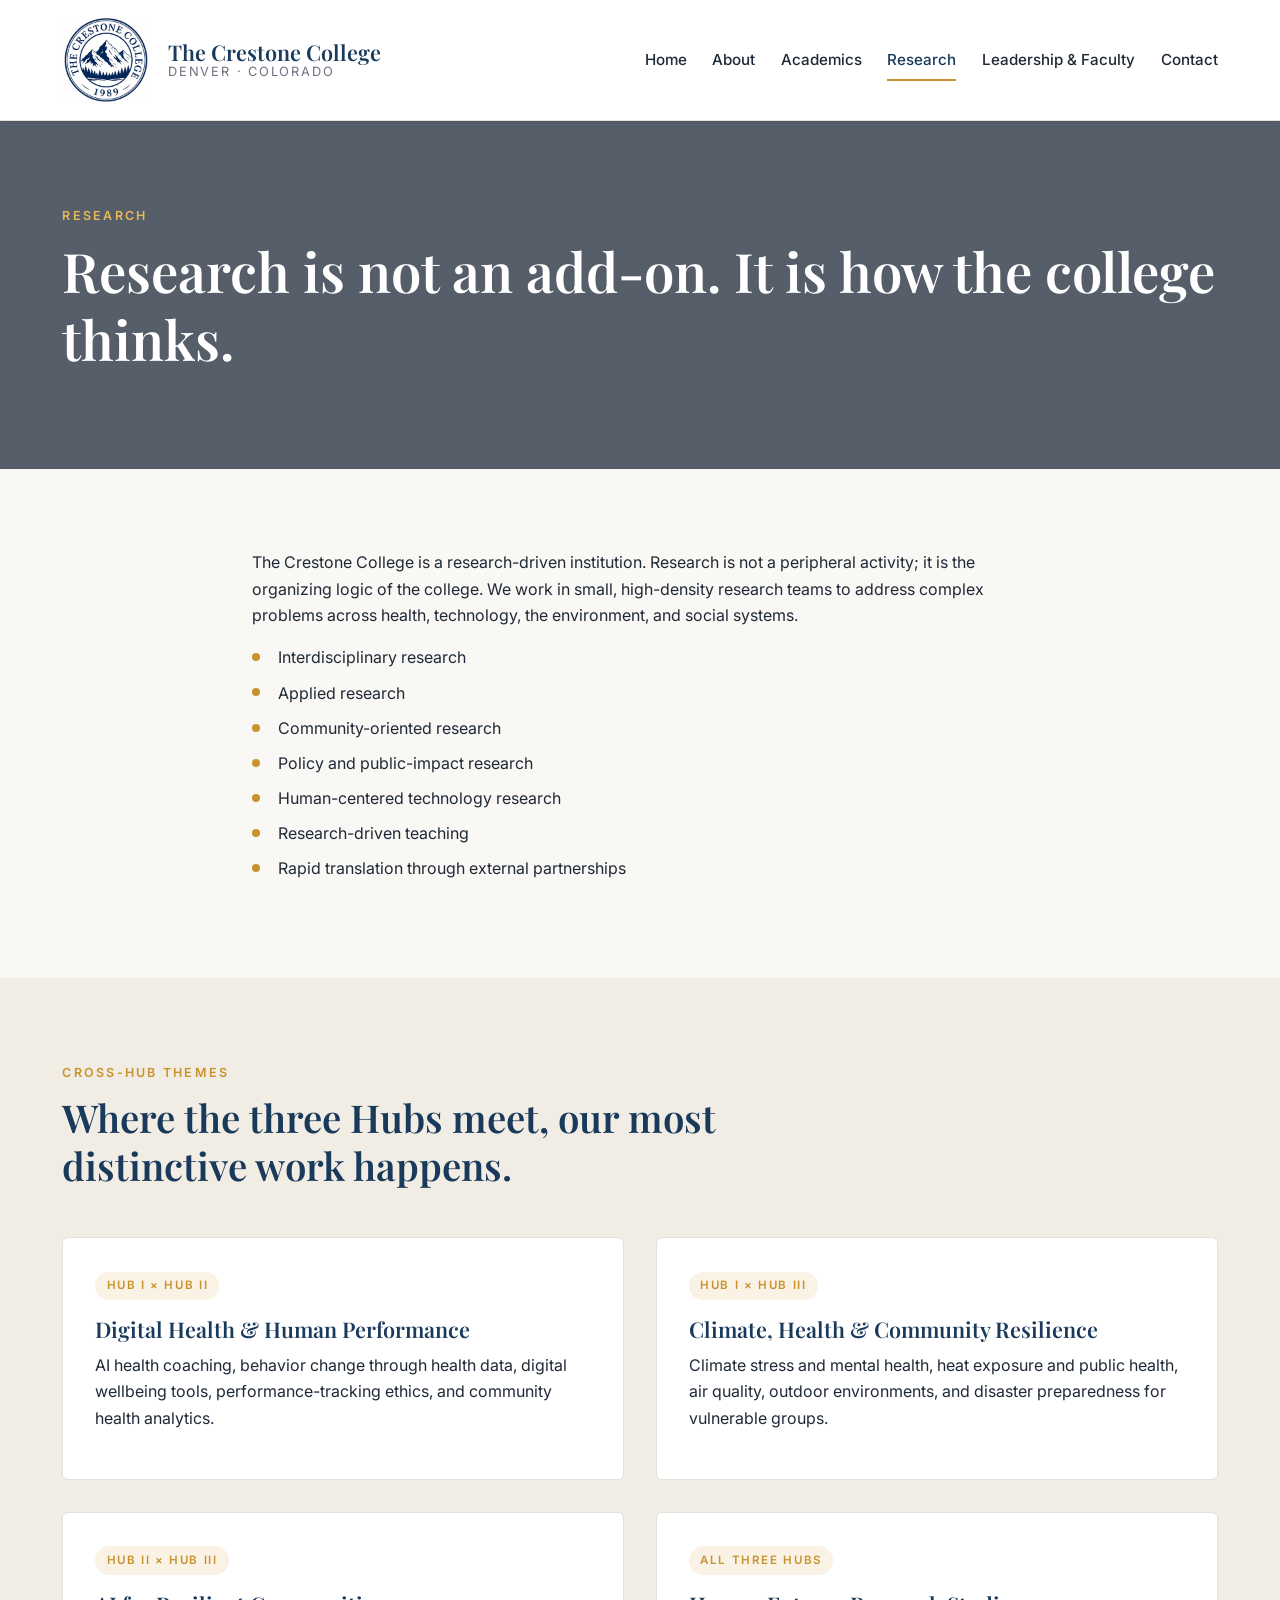
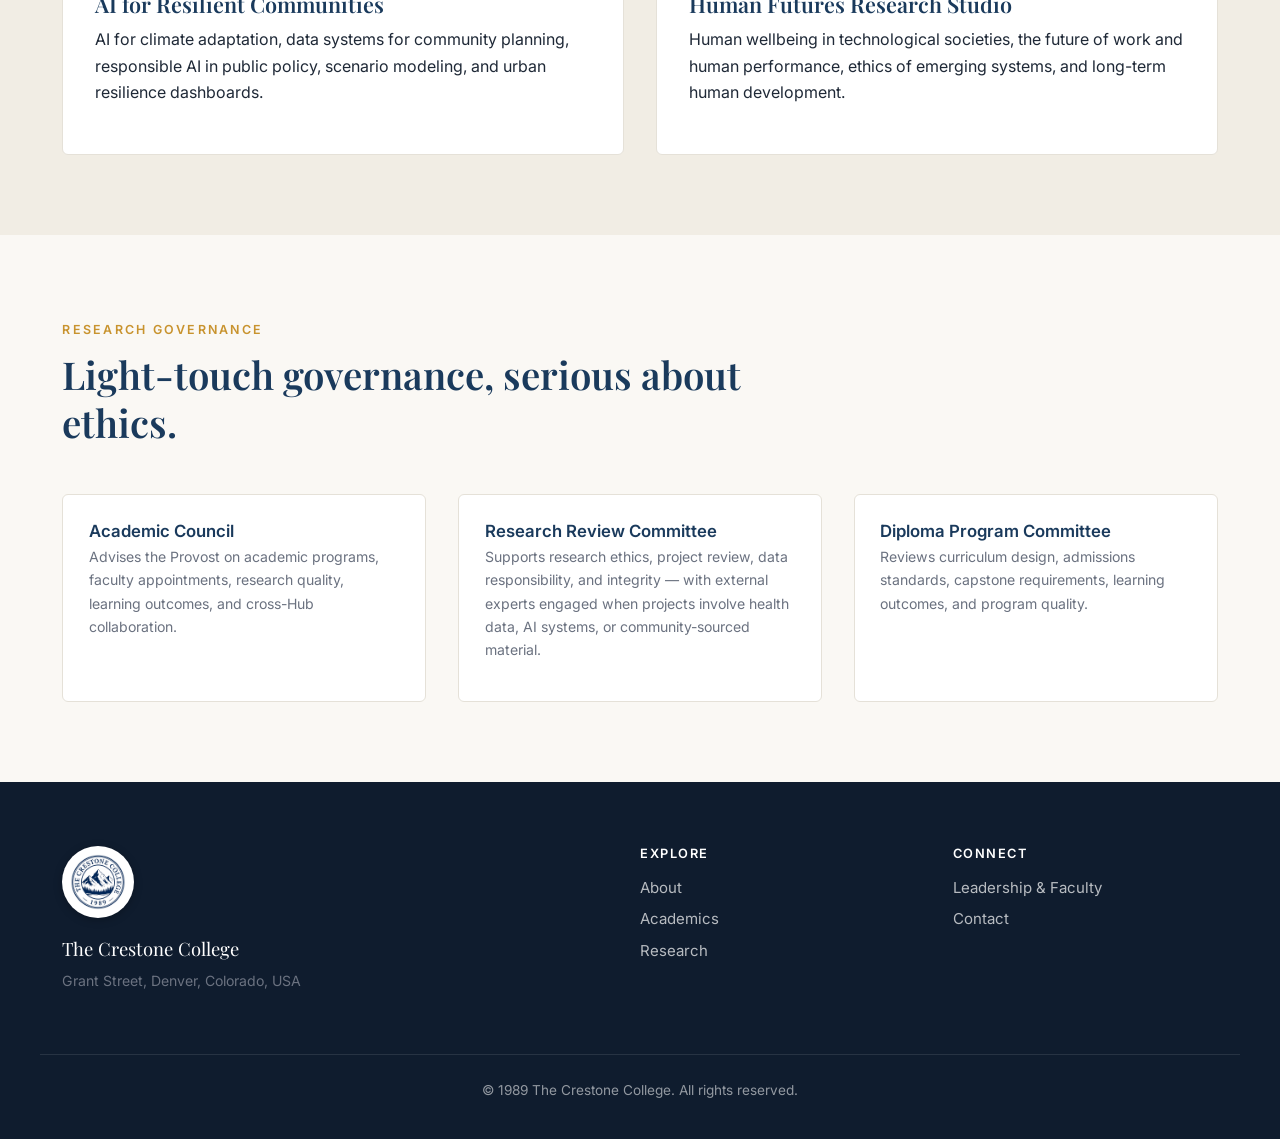
<file: research.html>
<!DOCTYPE html>
<html lang="en">
<head>
  <meta charset="UTF-8" />
  <meta name="viewport" content="width=device-width, initial-scale=1.0" />
  <title>Research | The Crestone College</title>
  <meta name="description" content="Research as the core of the college: interdisciplinary, applied, community-oriented, and human-centered." />
  <link rel="icon" href="images/logo.png" type="image/png" />
  <link href="https://fonts.googleapis.com/css2?family=Inter:wght@300;400;500;600;700&family=Playfair+Display:wght@500;600;700&display=swap" rel="stylesheet" />
  <link rel="stylesheet" href="css/style.css" />
</head>
<body>
  <header class="site-header">
    <div class="container nav-wrap">
      <a href="index.html" class="brand">
        <img src="images/logo.png" alt="The Crestone College crest" class="brand-logo" />
        <span class="brand-text"><span class="brand-name">The Crestone College</span><span class="brand-tag">Denver · Colorado</span></span>
      </a>
      <button class="nav-toggle" aria-label="Open menu"><span></span><span></span><span></span></button>
      <nav class="site-nav">
        <a href="index.html">Home</a>
        <a href="about.html">About</a>
        <a href="academics.html">Academics</a>
        <a href="research.html" class="active">Research</a>
        <a href="leadership.html">Leadership & Faculty</a>
        <a href="contact.html">Contact</a>
      </nav>
    </div>
  </header>

  <section class="page-hero" style="background-image: linear-gradient(rgba(15,28,46,0.7), rgba(15,28,46,0.7)), url('https://images.unsplash.com/photo-1581094794329-c8112a89af12?w=1800&q=80&auto=format&fit=crop');">
    <div class="container">
      <p class="kicker">Research</p>
      <h1>Research is not an add-on. It is how the college thinks.</h1>
    </div>
  </section>

  <section class="section">
    <div class="container narrow">
      <p>
        The Crestone College is a research-driven institution. Research is not a peripheral
        activity; it is the organizing logic of the college. We work in small, high-density
        research teams to address complex problems across health, technology, the
        environment, and social systems.
      </p>
      <ul class="check-list">
        <li>Interdisciplinary research</li>
        <li>Applied research</li>
        <li>Community-oriented research</li>
        <li>Policy and public-impact research</li>
        <li>Human-centered technology research</li>
        <li>Research-driven teaching</li>
        <li>Rapid translation through external partnerships</li>
      </ul>
    </div>
  </section>

  <section class="section section-alt">
    <div class="container">
      <div class="section-head">
        <p class="kicker gold">Cross-Hub Themes</p>
        <h2>Where the three Hubs meet, our most distinctive work happens.</h2>
      </div>
      <div class="grid grid-2 programs">
        <article class="program-card light">
          <span class="tag">Hub I × Hub II</span>
          <h3>Digital Health & Human Performance</h3>
          <p>AI health coaching, behavior change through health data, digital wellbeing tools, performance-tracking ethics, and community health analytics.</p>
        </article>
        <article class="program-card light">
          <span class="tag">Hub I × Hub III</span>
          <h3>Climate, Health & Community Resilience</h3>
          <p>Climate stress and mental health, heat exposure and public health, air quality, outdoor environments, and disaster preparedness for vulnerable groups.</p>
        </article>
        <article class="program-card light">
          <span class="tag">Hub II × Hub III</span>
          <h3>AI for Resilient Communities</h3>
          <p>AI for climate adaptation, data systems for community planning, responsible AI in public policy, scenario modeling, and urban resilience dashboards.</p>
        </article>
        <article class="program-card light">
          <span class="tag">All three Hubs</span>
          <h3>Human Futures Research Studio</h3>
          <p>Human wellbeing in technological societies, the future of work and human performance, ethics of emerging systems, and long-term human development.</p>
        </article>
      </div>
    </div>
  </section>

  <section class="section">
    <div class="container">
      <div class="section-head">
        <p class="kicker gold">Research Governance</p>
        <h2>Light-touch governance, serious about ethics.</h2>
      </div>
      <div class="grid grid-3 people">
        <div class="person"><h4>Academic Council</h4><p class="muted small">Advises the Provost on academic programs, faculty appointments, research quality, learning outcomes, and cross-Hub collaboration.</p></div>
        <div class="person"><h4>Research Review Committee</h4><p class="muted small">Supports research ethics, project review, data responsibility, and integrity — with external experts engaged when projects involve health data, AI systems, or community-sourced material.</p></div>
        <div class="person"><h4>Diploma Program Committee</h4><p class="muted small">Reviews curriculum design, admissions standards, capstone requirements, learning outcomes, and program quality.</p></div>
      </div>
    </div>
  </section>

  <footer class="site-footer">
    <div class="container footer-grid">
      <div><img src="images/logo.png" alt="" class="footer-logo" /><p class="footer-name">The Crestone College</p><p class="muted small">Grant Street, Denver, Colorado, USA</p></div>
      <div><h5>Explore</h5><a href="about.html">About</a><a href="academics.html">Academics</a><a href="research.html">Research</a></div>
      <div><h5>Connect</h5><a href="leadership.html">Leadership & Faculty</a><a href="contact.html">Contact</a></div>
    </div>
    <div class="container footer-bottom"><p>© 1989 The Crestone College. All rights reserved.</p></div>
  </footer>
  <script src="js/main.js"></script>
</body>
</html>
</file>
<file: css/style.css>
/* ============================================
   The Crestone College — Stylesheet
   ============================================ */

/* ---------- Tokens ---------- */
:root {
  --c-primary: #1a3a5c;
  --c-primary-dark: #0f1c2e;
  --c-gold: #c8932e;
  --c-gold-light: #e6b85a;
  --c-bg: #faf8f4;
  --c-surface: #ffffff;
  --c-text: #1f2937;
  --c-muted: #6b7280;
  --c-border: #e5e1d8;
  --shadow-sm: 0 1px 3px rgba(15,28,46,0.06);
  --shadow-md: 0 8px 24px rgba(15,28,46,0.08);
  --radius: 6px;
  --container: 1200px;
}

* { box-sizing: border-box; }
html { scroll-behavior: smooth; }
body {
  margin: 0;
  font-family: 'Inter', system-ui, -apple-system, sans-serif;
  font-size: 16px;
  line-height: 1.65;
  color: var(--c-text);
  background: var(--c-bg);
  -webkit-font-smoothing: antialiased;
}
img { max-width: 100%; display: block; }
a { color: var(--c-primary); text-decoration: none; transition: color .2s ease; }
a:hover { color: var(--c-gold); }

h1, h2, h3, h4, h5 {
  font-family: 'Playfair Display', Georgia, serif;
  color: var(--c-primary);
  font-weight: 600;
  line-height: 1.25;
  margin: 0 0 .6em;
}
h1 { font-size: clamp(2.2rem, 5vw, 3.4rem); }
h2 { font-size: clamp(1.7rem, 3.6vw, 2.4rem); }
h3 { font-size: 1.35rem; }
h4 { font-size: 1.05rem; font-family: 'Inter', sans-serif; font-weight: 600; }
h5 { font-size: .8rem; font-family: 'Inter', sans-serif; text-transform: uppercase; letter-spacing: .12em; }

p { margin: 0 0 1em; }
.muted { color: var(--c-muted); }
.muted-light { color: rgba(255,255,255,0.78); }
.small { font-size: .88rem; }
.center { text-align: center; }
.mt-2 { margin-top: 1.4rem; }

.kicker {
  display: inline-block;
  text-transform: uppercase;
  letter-spacing: .18em;
  font-size: .78rem;
  font-weight: 600;
  color: var(--c-muted);
  margin: 0 0 .8em;
}
.kicker.gold { color: var(--c-gold); }

.container { max-width: var(--container); margin: 0 auto; padding: 0 1.4rem; }
.narrow { max-width: 820px; margin: 0 auto; }

/* ---------- Header ---------- */
.site-header {
  background: var(--c-surface);
  border-bottom: 1px solid var(--c-border);
  position: sticky;
  top: 0;
  z-index: 50;
  box-shadow: var(--shadow-sm);
}
.nav-wrap {
  display: flex;
  align-items: center;
  justify-content: space-between;
  padding: 1rem 1.4rem;
}
.brand { display: flex; align-items: center; gap: 1.1rem; }
.brand-logo { height: 88px; width: auto; }
.brand-text { display: flex; flex-direction: column; line-height: 1.15; }
.brand-name {
  font-family: 'Playfair Display', serif;
  font-weight: 600;
  color: var(--c-primary);
  font-size: 1.35rem;
}
.brand-tag {
  font-size: .8rem;
  letter-spacing: .14em;
  text-transform: uppercase;
  color: var(--c-muted);
}
.site-nav { display: flex; gap: 1.6rem; }
.site-nav a {
  color: var(--c-text);
  font-weight: 500;
  font-size: .95rem;
  position: relative;
  padding: .25rem 0;
}
.site-nav a.active,
.site-nav a:hover { color: var(--c-primary); }
.site-nav a.active::after {
  content: '';
  position: absolute;
  left: 0; right: 0; bottom: -4px;
  height: 2px; background: var(--c-gold);
}
.nav-toggle {
  display: none;
  background: transparent;
  border: 0;
  width: 34px; height: 34px;
  cursor: pointer;
  padding: 0;
}
.nav-toggle span {
  display: block;
  height: 2px;
  background: var(--c-primary);
  margin: 5px 0;
  border-radius: 2px;
  transition: .25s;
}

/* ---------- Hero ---------- */
.hero {
  background-size: cover;
  background-position: center;
  color: #fff;
  padding: 7rem 0 6rem;
}
.hero-inner { max-width: 820px; }
.hero h1 { color: #fff; }
.hero .lead {
  font-size: 1.2rem;
  color: rgba(255,255,255,0.88);
  max-width: 700px;
}
.hero .kicker { color: var(--c-gold-light); }
.hero-cta { display: flex; gap: .8rem; flex-wrap: wrap; margin-top: 1.6rem; }

.btn {
  display: inline-block;
  padding: .85rem 1.6rem;
  border-radius: var(--radius);
  font-weight: 600;
  font-size: .95rem;
  letter-spacing: .02em;
  transition: all .2s ease;
  border: 1px solid transparent;
}
.btn-primary { background: var(--c-gold); color: #1a1a1a; }
.btn-primary:hover { background: var(--c-gold-light); color: #1a1a1a; }
.btn-ghost { color: #fff; border-color: rgba(255,255,255,0.5); }
.btn-ghost:hover { background: rgba(255,255,255,0.1); color: #fff; }

.page-hero {
  background-size: cover;
  background-position: center;
  color: #fff;
  padding: 5rem 0 4rem;
}
.page-hero h1 { color: #fff; }
.page-hero .kicker { color: var(--c-gold-light); }
.page-hero .lead { color: rgba(255,255,255,0.85); font-size: 1.1rem; max-width: 700px; }

/* ---------- Solid hero (no image) ---------- */
.page-hero-solid {
  background: linear-gradient(135deg, var(--c-primary-dark) 0%, var(--c-primary) 100%);
  border-bottom: 3px solid var(--c-gold);
}

/* ---------- Sections ---------- */
.section { padding: 5rem 0; }
.section-alt { background: #f1ede4; }
.section-dark { background: var(--c-primary-dark); color: #f4f4f4; }
.section-dark h2,
.section-dark h3,
.section-dark h4 { color: #fff; }
.section-dark a { color: var(--c-gold-light); }

.section-head { max-width: 760px; margin-bottom: 3rem; }
.section-head.light { color: #fff; }
.section-head.light h2 { color: #fff; }

/* ---------- Grids ---------- */
.grid { display: grid; gap: 2rem; }
.grid-2 { grid-template-columns: repeat(2, minmax(0, 1fr)); }
.grid-3 { grid-template-columns: repeat(3, minmax(0, 1fr)); }
.align-center { align-items: center; }
.align-start { align-items: flex-start; }
.grid-2.reverse > *:first-child { order: 2; }

/* ---------- Cards ---------- */
.card {
  background: var(--c-surface);
  border-radius: var(--radius);
  overflow: hidden;
  box-shadow: var(--shadow-sm);
  transition: transform .25s ease, box-shadow .25s ease;
  display: flex;
  flex-direction: column;
}
.card:hover { transform: translateY(-4px); box-shadow: var(--shadow-md); }
.card-img {
  height: 200px;
  background-size: cover;
  background-position: center;
}
.card-body { padding: 1.6rem; }
.card-body h3 { margin-bottom: .6em; }

.link-arrow {
  font-weight: 600;
  font-size: .92rem;
  color: var(--c-primary);
}
.link-arrow:hover { color: var(--c-gold); }

/* ---------- Image frames ---------- */
.img-frame {
  border-radius: var(--radius);
  overflow: hidden;
  box-shadow: var(--shadow-md);
}
.img-frame img { width: 100%; height: 100%; object-fit: cover; }
.img-frame.portrait { max-width: 380px; }

/* ---------- Quote block ---------- */
.quote-block {
  display: flex;
  gap: 2.5rem;
  align-items: center;
  background: #fff;
  border-left: 4px solid var(--c-gold);
  padding: 2.5rem;
  border-radius: var(--radius);
  box-shadow: var(--shadow-sm);
}
.quote-portrait {
  width: 140px; height: 140px;
  border-radius: 50%;
  object-fit: cover;
  flex-shrink: 0;
  box-shadow: var(--shadow-md);
}
.quote-block blockquote { margin: 0; }
.quote-block blockquote p {
  font-family: 'Playfair Display', serif;
  font-size: 1.25rem;
  font-style: italic;
  color: var(--c-primary);
  margin-bottom: .8rem;
  line-height: 1.5;
}
.quote-block cite {
  display: block;
  font-style: normal;
  font-weight: 600;
  color: var(--c-muted);
  margin-bottom: .6rem;
}

/* ---------- Values ---------- */
.values, .values-detail { gap: 1.8rem 2.4rem; }
.values div, .values-detail div { padding: 0; }
.values h4, .values-detail h4 { color: var(--c-gold-light); margin-bottom: .4em; }
.section-dark .values h4 { color: var(--c-gold-light); }
.values-detail h4 { color: var(--c-primary); }

/* ---------- Lists ---------- */
.check-list { list-style: none; padding: 0; margin: 1rem 0; }
.check-list li {
  padding-left: 1.6rem;
  position: relative;
  margin-bottom: .55rem;
}
.check-list li::before {
  content: '';
  position: absolute;
  left: 0; top: .55em;
  width: 8px; height: 8px;
  background: var(--c-gold);
  border-radius: 50%;
}

/* ---------- Programs ---------- */
.program-card {
  background: rgba(255,255,255,0.06);
  border: 1px solid rgba(255,255,255,0.12);
  padding: 2rem;
  border-radius: var(--radius);
}
.program-card.light {
  background: #fff;
  border: 1px solid var(--c-border);
}
.program-card.light h3 { color: var(--c-primary); }
.program-card.light p { color: var(--c-text); }
.program-card .tag {
  display: inline-block;
  font-size: .72rem;
  letter-spacing: .14em;
  text-transform: uppercase;
  color: var(--c-gold-light);
  background: rgba(200,147,46,0.15);
  padding: .3rem .7rem;
  border-radius: 100px;
  margin-bottom: 1rem;
  font-weight: 600;
}
.program-card.light .tag {
  background: rgba(200,147,46,0.12);
  color: var(--c-gold);
}
.program-card h3 { margin-bottom: .4em; color: #fff; }
.program-card p { color: rgba(255,255,255,0.78); }
.program-card ul { padding-left: 1.2rem; margin-bottom: 0; color: rgba(255,255,255,0.75); }
.program-card.light ul { color: var(--c-muted); }
.program-card ul li { margin-bottom: .4rem; }

/* ---------- People ---------- */
.people .person {
  background: var(--c-surface);
  padding: 1.6rem;
  border-radius: var(--radius);
  border: 1px solid var(--c-border);
  transition: transform .2s ease, box-shadow .2s ease;
}
.people .person:hover { transform: translateY(-2px); box-shadow: var(--shadow-md); }
.people .person.highlight { border-left: 3px solid var(--c-gold); }
.people .person h4 { color: var(--c-primary); margin-bottom: .2em; }
.people .person .role { color: var(--c-gold); font-weight: 600; font-size: .92rem; margin-bottom: .6rem; }

.people.dark .person {
  background: rgba(255,255,255,0.04);
  border: 1px solid rgba(255,255,255,0.1);
}
.people.dark .person h4 { color: #fff; }
.people.dark .person .role { color: var(--c-gold-light); }

.subhead {
  margin-top: 3rem;
  margin-bottom: 1.5rem;
  font-family: 'Inter', sans-serif;
  font-size: 1rem;
  text-transform: uppercase;
  letter-spacing: .14em;
  color: var(--c-gold);
}
.hub-title {
  margin-top: 3rem;
  margin-bottom: 1.5rem;
  font-family: 'Playfair Display', serif;
  font-size: 1.4rem;
  color: var(--c-gold-light);
  border-bottom: 1px solid rgba(255,255,255,0.12);
  padding-bottom: .8rem;
}
.hub-title:first-of-type { margin-top: 1rem; }

.president-block .img-frame { max-width: 380px; margin: 0 auto; }
.role { color: var(--c-gold); font-weight: 600; }

.vision-h { font-size: 1.3rem; line-height: 1.5; margin-bottom: 1rem; }

/* ---------- Hub anchor nav (academics page) ---------- */
.hub-nav {
  background: #fff;
  border-bottom: 1px solid var(--c-border);
  position: sticky;
  top: 120px;
  z-index: 40;
}
.hub-nav .container {
  display: flex;
  flex-wrap: wrap;
  gap: 1.4rem 2rem;
  padding-top: .9rem;
  padding-bottom: .9rem;
}
.hub-nav a {
  font-size: .88rem;
  font-weight: 500;
  color: var(--c-muted);
  letter-spacing: .02em;
  border-bottom: 2px solid transparent;
  padding-bottom: .2rem;
  transition: color .2s ease, border-color .2s ease;
}
.hub-nav a:hover {
  color: var(--c-primary);
  border-bottom-color: var(--c-gold);
}

/* ---------- Hub Faculty block (academics page) ---------- */
.hub-faculty {
  margin-top: 3.5rem;
  padding-top: 2.5rem;
  border-top: 1px solid var(--c-border);
}
.section-alt .hub-faculty {
  border-top-color: rgba(15,28,46,0.1);
}
.hub-faculty-head {
  margin-bottom: 2rem;
  text-align: center;
}
.hub-faculty-head h3 {
  font-size: 1.6rem;
  margin-bottom: 0;
}

/* ---------- Contact cards (contact page) ---------- */
.contact-grid { gap: 1.4rem; }

.contact-card {
  display: flex;
  flex-direction: column;
  gap: .4rem;
  padding: 1.6rem 1.8rem;
  background: #fff;
  border: 1px solid var(--c-border);
  border-left: 3px solid var(--c-gold);
  border-radius: var(--radius);
  text-decoration: none;
  color: var(--c-text);
  transition: transform .2s ease, box-shadow .2s ease, border-color .2s ease;
}
.contact-card:hover {
  transform: translateY(-2px);
  box-shadow: var(--shadow-md);
  border-left-color: var(--c-primary);
  color: var(--c-text);
}
.contact-label {
  font-size: .78rem;
  letter-spacing: .14em;
  text-transform: uppercase;
  font-weight: 600;
  color: var(--c-muted);
}
.contact-email {
  font-family: 'Playfair Display', serif;
  font-size: 1.25rem;
  color: var(--c-primary);
  word-break: break-all;
}
.contact-card:hover .contact-email { color: var(--c-gold); }

.contact-line {
  margin-top: .8rem;
  margin-bottom: 0;
  font-size: .92rem;
}
.contact-line a {
  color: var(--c-primary);
  font-weight: 500;
  border-bottom: 1px dotted var(--c-gold);
}
.contact-line a:hover { color: var(--c-gold); }

/* ---------- Footer ---------- */
.site-footer {
  background: var(--c-primary-dark);
  color: rgba(255,255,255,0.75);
  padding: 4rem 0 1.5rem;
  margin-top: auto;
}
.footer-grid {
  display: grid;
  grid-template-columns: 2fr 1fr 1fr;
  gap: 3rem;
  margin-bottom: 3rem;
}
.footer-grid h5 { color: #fff; margin-bottom: .9rem; }
.footer-grid a { display: block; color: rgba(255,255,255,0.7); margin-bottom: .4rem; font-size: .94rem; }
.footer-grid a:hover { color: var(--c-gold-light); }

/* Footer logo: white circle backdrop so the original-color crest stays visible on dark background */
.footer-logo {
  height: 72px;
  width: 72px;
  object-fit: contain;
  background: #ffffff;
  border-radius: 50%;
  padding: 8px;
  margin-bottom: 1rem;
  box-shadow: 0 2px 8px rgba(0,0,0,0.25);
}

.footer-name {
  font-family: 'Playfair Display', serif;
  font-size: 1.15rem;
  color: #fff;
  margin-bottom: .3rem;
}
.footer-bottom {
  border-top: 1px solid rgba(255,255,255,0.1);
  padding-top: 1.5rem;
  text-align: center;
  font-size: .85rem;
  color: rgba(255,255,255,0.55);
}

/* ============================================
   Responsive
   ============================================ */

@media (max-width: 900px) {
  .grid-2, .grid-3 { grid-template-columns: 1fr; }
  .grid-2.reverse > *:first-child { order: 0; }
  .footer-grid { grid-template-columns: 1fr; gap: 2rem; }
  .quote-block { flex-direction: column; padding: 2rem; gap: 1.5rem; text-align: center; }
}

@media (max-width: 720px) {
  .nav-toggle { display: block; }
  .site-nav {
    position: absolute;
    top: 100%;
    left: 0; right: 0;
    background: #fff;
    flex-direction: column;
    padding: 1rem 1.4rem;
    border-bottom: 1px solid var(--c-border);
    box-shadow: var(--shadow-md);
    transform: translateY(-10px);
    opacity: 0;
    pointer-events: none;
    transition: .25s ease;
  }
  .site-nav.open {
    transform: translateY(0);
    opacity: 1;
    pointer-events: auto;
  }
  .site-nav a { padding: .6rem 0; }

  /* Smaller header logo on mobile */
  .brand { gap: .8rem; }
  .brand-logo { height: 64px; }
  .brand-name { font-size: 1.1rem; }
  .brand-tag { font-size: .7rem; }

  .footer-logo { height: 60px; width: 60px; padding: 6px; }

  .hero { padding: 4.5rem 0 4rem; }
  .section { padding: 3.5rem 0; }

  .hub-nav { top: 96px; }
  .hub-nav .container { gap: .6rem 1.2rem; }
  .hub-nav a { font-size: .82rem; }
}
</file>
